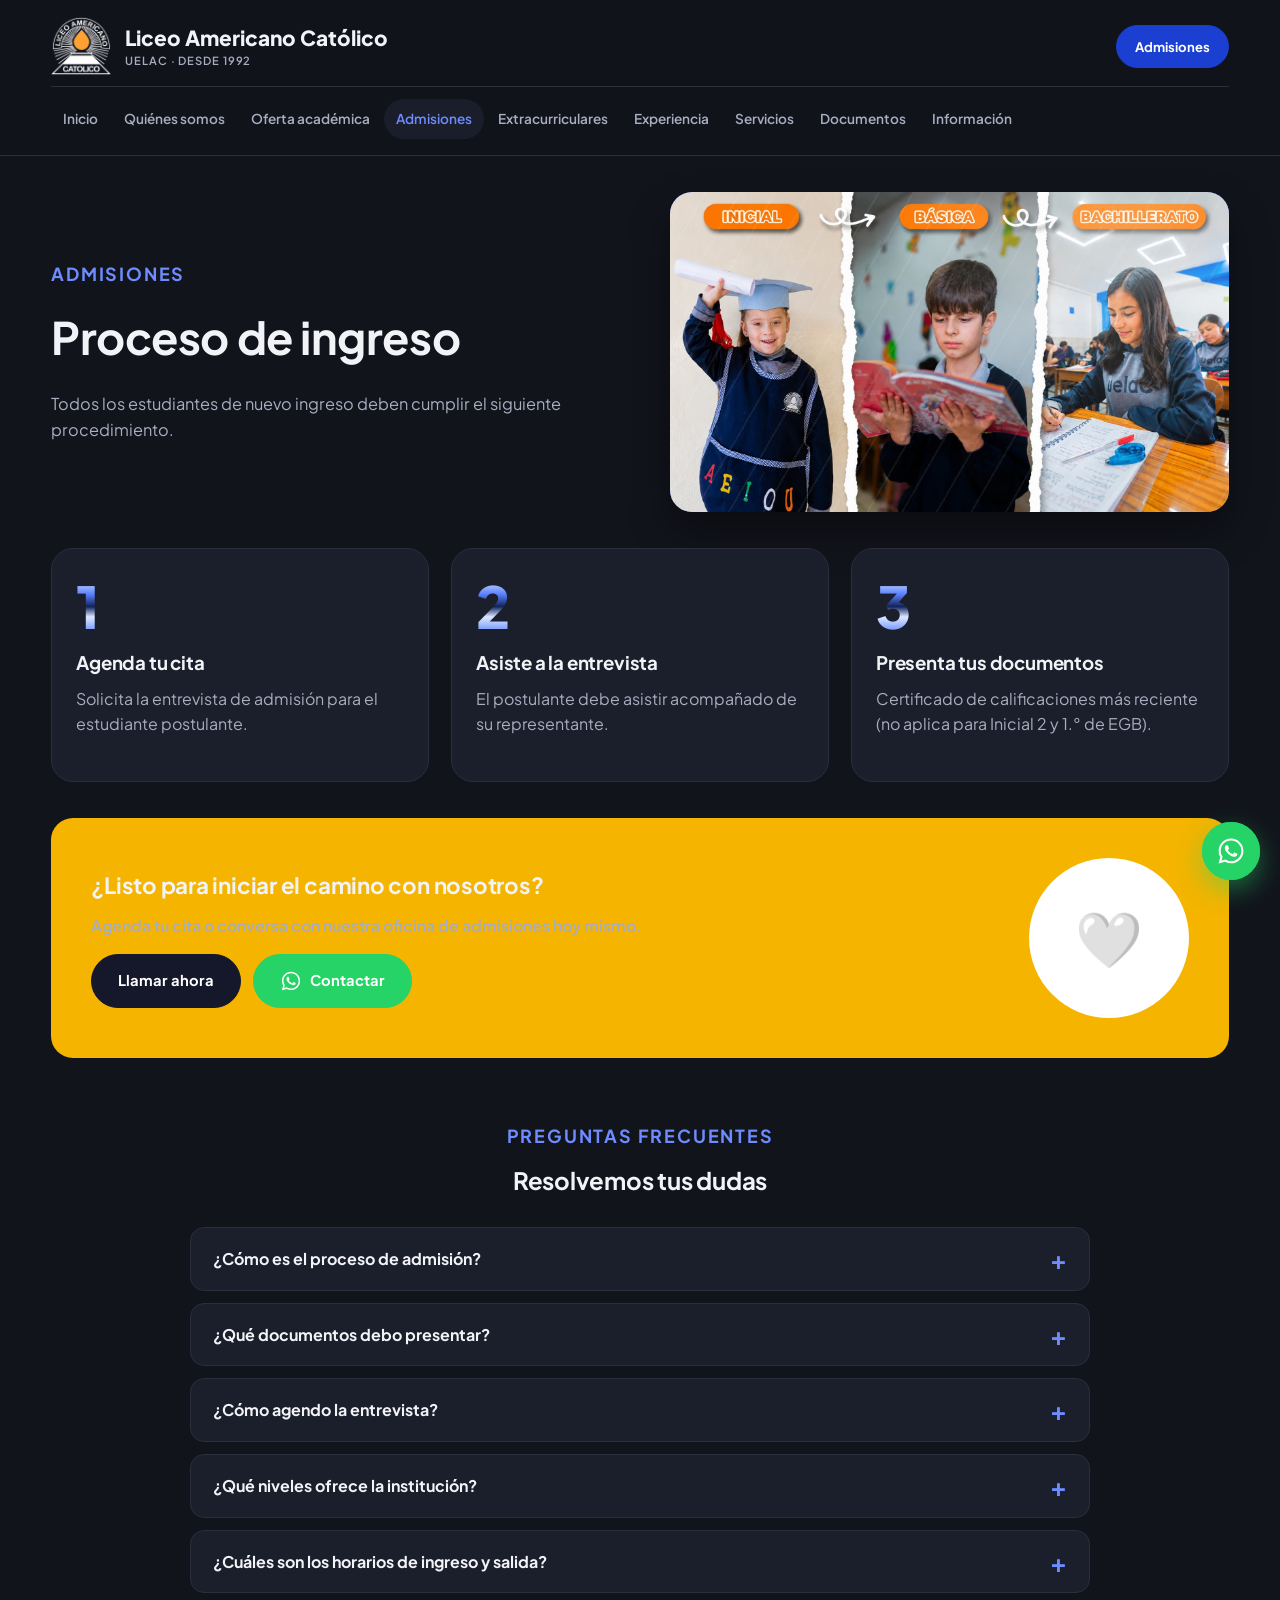
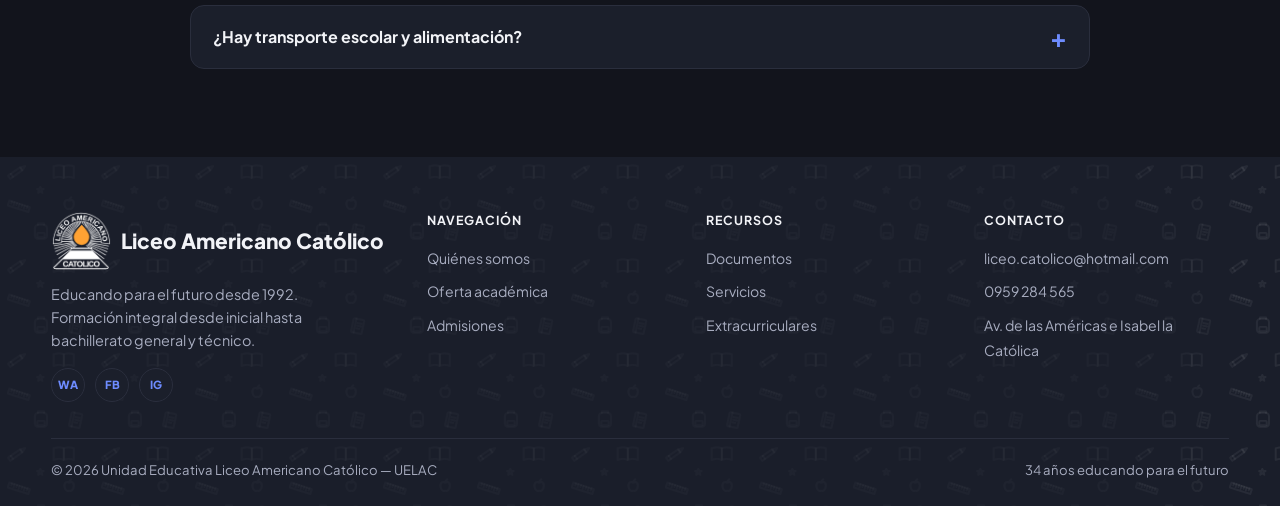
<file: admisiones.html>
<!DOCTYPE html>
<html lang="es">
<head>
<meta charset="UTF-8">
<meta name="viewport" content="width=device-width, initial-scale=1.0">
<title>Admisiones | Liceo Americano Católico — UELAC</title>
<link rel="stylesheet" href="styles.css">
<script>
(function(){
  var hour = new Date().getHours();
  var isNight = hour >= 18 || hour < 6;
  if (isNight) document.documentElement.classList.add('dark-mode');
})();
</script>

<link rel="preconnect" href="https://fonts.googleapis.com">
<link href="https://fonts.googleapis.com/css2?family=Plus+Jakarta+Sans:ital,wght@0,400;0,500;0,600;0,700;0,800;1,600;1,700&display=swap" rel="stylesheet">
</head>
<body>
<header>
  <div class="headbar">
    <div class="head-top">
      <a class="brand" href="index.html">
        <span class="brand-icon"><img width="60" height="60" class="logo-img logo-light" src="images/logo.png" alt="UELAC" onerror="this.replaceWith(Object.assign(document.createElement('span'),{textContent:'L'}))"><img width="60" height="60" class="logo-img logo-dark" src="images/logo-dark.png" alt="UELAC" onerror="this.style.display='none';if(this.previousElementSibling)this.previousElementSibling.style.display='block';"></span>
        <span class="brand-name">Liceo Americano Católico<span>UELAC · Desde 1992</span></span>
      </a>
      <div class="head-actions">
        <a class="btn sm head-cta" href="admisiones.html">Admisiones</a>
        <button class="menu-toggle" id="menuToggle" aria-label="Abrir menú"><span></span></button>
      </div>
    </div>
    <nav class="mainnav" id="mainNav">
      <a href="index.html">Inicio</a>
      <a href="quienes-somos.html">Quiénes somos</a>
      <a href="oferta-academica.html">Oferta académica</a>
      <a href="admisiones.html" class="current">Admisiones</a>
      <a href="extracurriculares.html">Extracurriculares</a>
      <a href="experiencia.html">Experiencia</a>
      <a href="servicios.html">Servicios</a>
      <a href="documentos.html">Documentos</a>
      <a href="informacion.html">Información</a>
    </nav>
  </div>
</header>
<div class="wrap page-hero">
  <div class="page-hero-split">
    <div>
      <span class="eyebrow">Admisiones</span>
      <h1>Proceso de ingreso</h1>
      <p class="lead">Todos los estudiantes de nuevo ingreso deben cumplir el siguiente procedimiento.</p>
    </div>
    <div class="photo-frame photo-frame-compact"><img fetchpriority="high" decoding="async" src="images/admisiones.jpg" alt="Admisiones UELAC" onerror="this.remove()"></div>
  </div>
</div>

<section class="section">
  <div class="wrap">
    <div class="steps">
      <div class="step"><div class="num">1</div><h3>Agenda tu cita</h3><p>Solicita la entrevista de admisión para el estudiante postulante.</p></div>
      <div class="step"><div class="num">2</div><h3>Asiste a la entrevista</h3><p>El postulante debe asistir acompañado de su representante.</p></div>
      <div class="step"><div class="num">3</div><h3>Presenta tus documentos</h3><p>Certificado de calificaciones más reciente (no aplica para Inicial 2 y 1.° de EGB).</p></div>
    </div>
    <div class="cta-band">
      <div>
        <h3>¿Listo para iniciar el camino con nosotros?</h3>
        <p>Agenda tu cita o conversa con nuestra oficina de admisiones hoy mismo.</p>
        <div class="cta-actions">
          <a class="btn dark" href="tel:0959284565">Llamar ahora</a>
          <a class="btn btn-whatsapp" href="https://wa.me/593959284565?text=%F0%9F%91%8B%20Hola%2C%20quiero%20m%C3%A1s%20informaci%C3%B3n%20de%20su%20escuelita%20%F0%9F%8F%AB" target="_blank" rel="noopener">
            <svg width="22" height="22" viewBox="0 0 24 24" fill="currentColor" style="flex-shrink:0"><path d="M12.04 2C6.58 2 2.13 6.45 2.13 11.91c0 1.75.46 3.45 1.32 4.95L2.05 22l5.25-1.38a9.9 9.9 0 0 0 4.74 1.21h.01c5.46 0 9.9-4.45 9.9-9.91C21.96 6.45 17.5 2 12.04 2Zm0 18.15h-.01a8.2 8.2 0 0 1-4.19-1.15l-.3-.18-3.12.82.83-3.04-.2-.31a8.2 8.2 0 0 1-1.26-4.38c0-4.54 3.7-8.24 8.26-8.24 2.2 0 4.27.86 5.83 2.42a8.18 8.18 0 0 1 2.41 5.83c0 4.55-3.7 8.24-8.25 8.24Zm4.52-6.17c-.25-.12-1.46-.72-1.68-.8-.23-.08-.39-.12-.56.13-.16.24-.64.8-.78.96-.14.16-.29.18-.53.06-.25-.12-1.04-.38-1.98-1.22-.73-.65-1.23-1.46-1.37-1.7-.14-.25-.02-.38.11-.5.11-.11.25-.29.37-.43.12-.14.16-.24.24-.4.08-.16.04-.3-.02-.43-.06-.12-.56-1.34-.76-1.84-.2-.48-.41-.42-.56-.42h-.48c-.16 0-.43.06-.65.3-.23.24-.86.84-.86 2.04 0 1.2.88 2.36 1 2.52.12.16 1.73 2.64 4.2 3.7.59.25 1.05.4 1.4.52.59.19 1.13.16 1.55.1.47-.07 1.46-.6 1.67-1.17.2-.58.2-1.07.14-1.17-.06-.1-.22-.16-.47-.28Z"/></svg>
            Contactar
          </a>
        </div>
      </div>
      <div class="cta-icon">
        <span class="cta-icon-fallback">🤍</span>
        <video autoplay loop muted playsinline webkit-playsinline preload="auto" onerror="this.style.display='none'" id="ctaVideo">
          <source src="images/cta-animacion.mp4" type="video/mp4">
        </video>
      </div>
    </div>

    <div class="faq">
      <div class="section-head" style="margin-bottom:28px"><span class="eyebrow">Preguntas frecuentes</span><h2>Resolvemos tus dudas</h2></div>
      <details class="faq-item"><summary>¿Cómo es el proceso de admisión?</summary><div class="faq-body"><p>Son tres pasos: agendar una cita para la entrevista de admisión, asistir a la entrevista (el estudiante postulante debe ir acompañado de su representante) y presentar el certificado de calificaciones más reciente.</p></div></details>
      <details class="faq-item"><summary>¿Qué documentos debo presentar?</summary><div class="faq-body"><p>El certificado de calificaciones más reciente. Este requisito no aplica para estudiantes de Inicial 2 y Primero de Educación General Básica.</p></div></details>
      <details class="faq-item"><summary>¿Cómo agendo la entrevista?</summary><div class="faq-body"><p>Si ya cuentas con los certificados de calificación, puedes llamar o escribir al <strong>0959 284 565</strong> para agendar la entrevista de admisión. <a href="https://wa.me/593959284565?text=%F0%9F%91%8B%20Hola%2C%20quiero%20m%C3%A1s%20informaci%C3%B3n%20de%20su%20escuelita%20%F0%9F%8F%AB" target="_blank" rel="noopener" style="color:var(--blue);font-weight:700">Escribir por WhatsApp</a>.</p></div></details>
      <details class="faq-item"><summary>¿Qué niveles ofrece la institución?</summary><div class="faq-body"><p>Inicial 2 y Primero de básica, Básica elemental (2.° a 4.°), Básica media (5.° a 7.°), Básica superior (8.° a 10.°) y Bachillerato (1.° a 3.° año) en Bachillerato General Unificado y Bachillerato Técnico en Soporte Informático.</p></div></details>
      <details class="faq-item"><summary>¿Cuáles son los horarios de ingreso y salida?</summary><div class="faq-body"><p>Inicial 2 a 7.° de básica: ingreso 7:30 am, salida 12:45 pm.<br>8.° de básica a 3.° de bachillerato: ingreso 7:30 am, salida 1:30 pm.<br>Bachillerato técnico en sistemas: ingreso 7:30 am, salida 2:15 pm.</p></div></details>
      <details class="faq-item"><summary>¿Hay transporte escolar y alimentación?</summary><div class="faq-body"><p>Sí. Contamos con transporte escolar puerta a puerta (la solicitud se descarga en la sección <a href="documentos.html" style="color:var(--blue);font-weight:700">Documentos</a>), servicio de refrigerio para los recesos y servicio de almuerzos.</p></div></details>
    </div>
  </div>
</section>
<footer>
  <div class="wrap">
    <div class="foot-grid">
      <div>
        <div class="foot-brand">
          <span class="brand-icon"><img width="60" height="60" class="logo-img logo-light" src="images/logo.png" alt="UELAC" style="width:100%;height:100%;object-fit:cover;border-radius:9px" onerror="this.replaceWith(Object.assign(document.createElement('span'),{textContent:'L'}))"><img width="60" height="60" class="logo-img logo-dark" src="images/logo-dark.png" alt="UELAC" style="width:100%;height:100%;object-fit:cover;border-radius:9px" onerror="this.style.display='none';if(this.previousElementSibling)this.previousElementSibling.style.display='block';"></span>
          <span class="brand-name">Liceo Americano Católico</span>
        </div>
        <p style="max-width:280px;font-size:.9rem">Educando para el futuro desde 1992. Formación integral desde inicial hasta bachillerato general y técnico.</p>
        <div class="foot-social">
          <a href="https://wa.me/593959284565" target="_blank" rel="noopener">WA</a>
          <a href="https://www.facebook.com/UELAC.Cuenca" target="_blank" rel="noopener" aria-label="Facebook">FB</a>
          <a href="https://www.instagram.com/uelac.cuenca/" target="_blank" rel="noopener" aria-label="Instagram">IG</a>
        </div>
      </div>
      <div>
        <h4>Navegación</h4>
        <ul>
          <li><a href="quienes-somos.html">Quiénes somos</a></li>
          <li><a href="oferta-academica.html">Oferta académica</a></li>
          <li><a href="admisiones.html">Admisiones</a></li>
        </ul>
      </div>
      <div>
        <h4>Recursos</h4>
        <ul>
          <li><a href="documentos.html">Documentos</a></li>
          <li><a href="servicios.html">Servicios</a></li>
          <li><a href="extracurriculares.html">Extracurriculares</a></li>
        </ul>
      </div>
      <div>
        <h4>Contacto</h4>
        <ul>
          <li><a href="mailto:liceo.catolico@hotmail.com">liceo.catolico@hotmail.com</a></li>
          <li><a href="tel:0959284565">0959 284 565</a></li>
          <li><a href="informacion.html">Av. de las Américas e Isabel la Católica</a></li>
        </ul>
      </div>
    </div>
    <div class="foot-bottom">
      <span>© 2026 Unidad Educativa Liceo Americano Católico — UELAC</span>
      <span>34 años educando para el futuro</span>
    </div>
  </div>
</footer>
<script src="script.js"></script>
<script>
(function(){
  var v = document.getElementById('ctaVideo');
  if (!v) return;
  v.muted = true;
  var tryPlay = function(){ var p = v.play(); if (p !== undefined) { p.catch(function(){}); } };
  tryPlay();
  document.addEventListener('touchstart', tryPlay, {once:true});
  document.addEventListener('click', tryPlay, {once:true});
})();
</script>
</body>
</html>
</file>
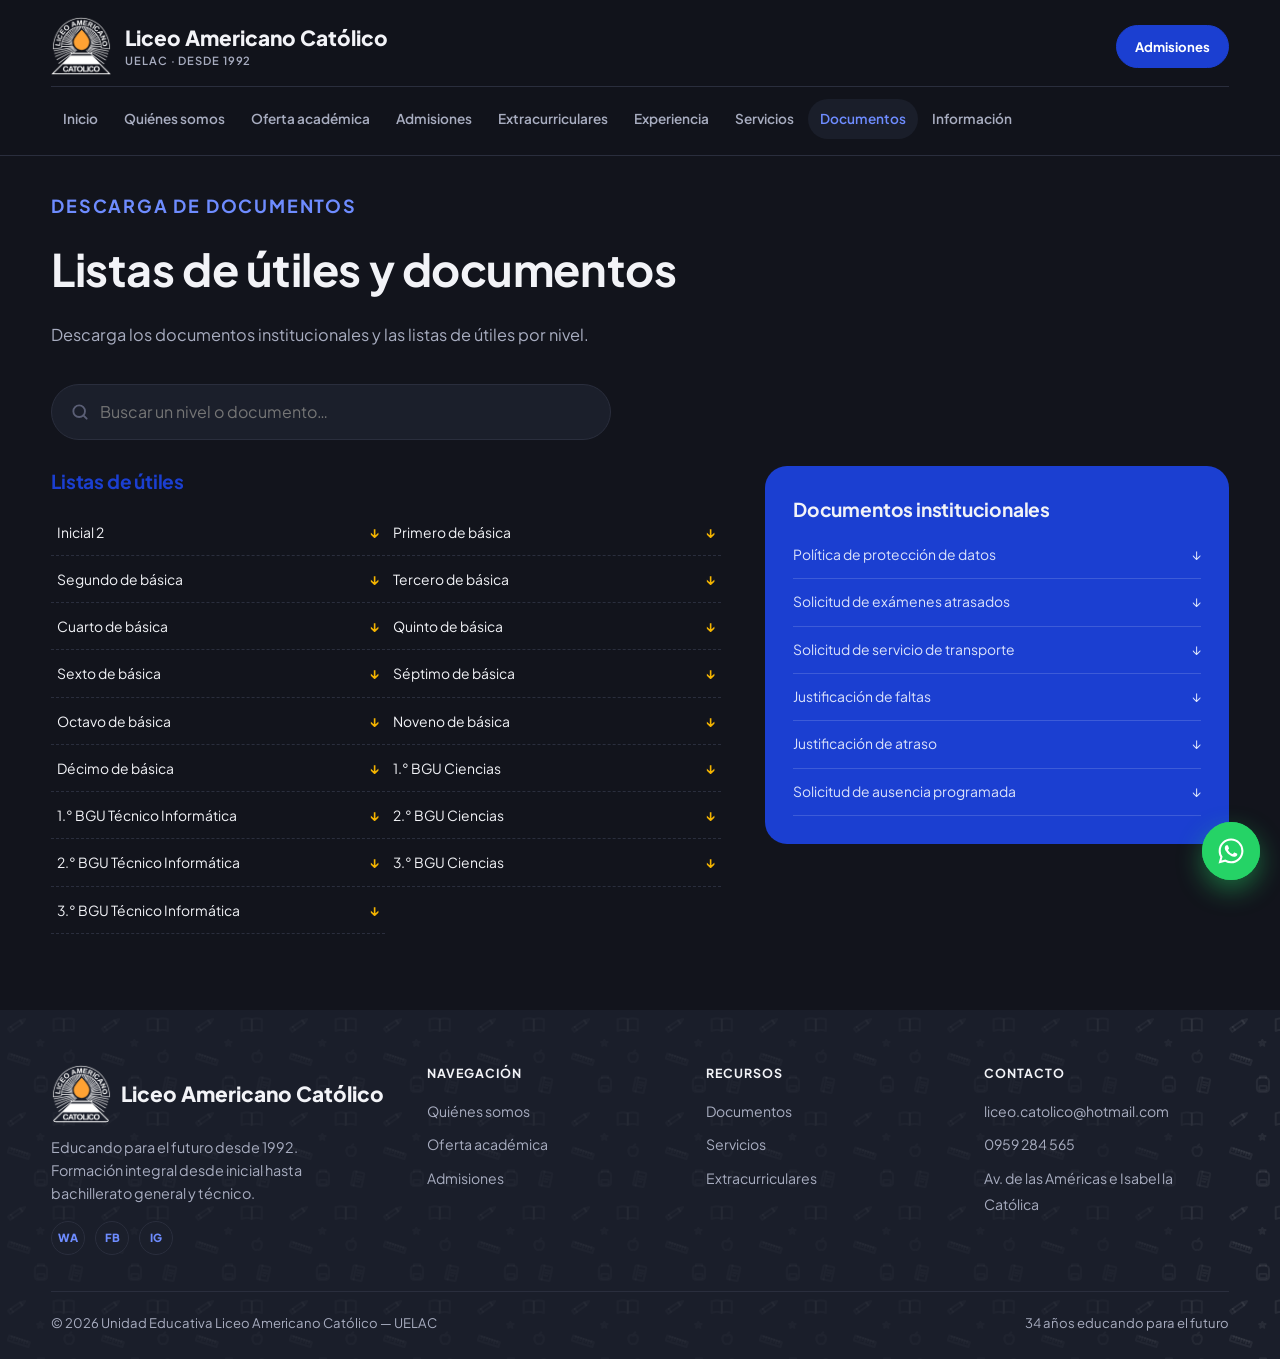
<file: documentos.html>
<!DOCTYPE html>
<html lang="es">
<head>
<meta charset="UTF-8">
<meta name="viewport" content="width=device-width, initial-scale=1.0">
<title>Documentos | Liceo Americano Católico — UELAC</title>
<link rel="stylesheet" href="styles.css">
<script>
(function(){
  var hour = new Date().getHours();
  var isNight = hour >= 18 || hour < 6;
  if (isNight) document.documentElement.classList.add('dark-mode');
})();
</script>

<link rel="preconnect" href="https://fonts.googleapis.com">
<link href="https://fonts.googleapis.com/css2?family=Plus+Jakarta+Sans:ital,wght@0,400;0,500;0,600;0,700;0,800;1,600;1,700&display=swap" rel="stylesheet">
</head>
<body>
<header>
  <div class="headbar">
    <div class="head-top">
      <a class="brand" href="index.html">
        <span class="brand-icon"><img width="60" height="60" class="logo-img logo-light" src="images/logo.png" alt="UELAC" onerror="this.replaceWith(Object.assign(document.createElement('span'),{textContent:'L'}))"><img width="60" height="60" class="logo-img logo-dark" src="images/logo-dark.png" alt="UELAC" onerror="this.style.display='none';if(this.previousElementSibling)this.previousElementSibling.style.display='block';"></span>
        <span class="brand-name">Liceo Americano Católico<span>UELAC · Desde 1992</span></span>
      </a>
      <div class="head-actions">
        <a class="btn sm head-cta" href="admisiones.html">Admisiones</a>
        <button class="menu-toggle" id="menuToggle" aria-label="Abrir menú"><span></span></button>
      </div>
    </div>
    <nav class="mainnav" id="mainNav">
      <a href="index.html">Inicio</a>
      <a href="quienes-somos.html">Quiénes somos</a>
      <a href="oferta-academica.html">Oferta académica</a>
      <a href="admisiones.html">Admisiones</a>
      <a href="extracurriculares.html">Extracurriculares</a>
      <a href="experiencia.html">Experiencia</a>
      <a href="servicios.html">Servicios</a>
      <a href="documentos.html" class="current">Documentos</a>
      <a href="informacion.html">Información</a>
    </nav>
  </div>
</header>
<div class="wrap page-hero">
  <span class="eyebrow">Descarga de documentos</span>
  <h1>Listas de útiles y documentos</h1>
  <p class="lead">Descarga los documentos institucionales y las listas de útiles por nivel.</p>
</div>

<section class="section">
  <div class="wrap">
    <div class="doc-search">
      <input type="search" id="docSearch" placeholder="Buscar un nivel o documento…" aria-label="Buscar documentos">
      <span id="docCount"></span>
    </div>
    <p class="doc-empty" id="docEmpty">No encontramos documentos con ese nombre.</p>
    <div class="doc-cols">
      <div>
        <h3 style="font-size:1.2rem;color:var(--blue);margin-bottom:14px">Listas de útiles</h3>
        <ul class="doc-list">
          <li><a href="docs/inicial-2.pdf" target="_blank" rel="noopener"><span>Inicial 2</span><span class="go">↓</span></a></li>
          <li><a href="docs/primero-basica.pdf" target="_blank" rel="noopener"><span>Primero de básica</span><span class="go">↓</span></a></li>
          <li><a href="docs/segundo-basica.pdf" target="_blank" rel="noopener"><span>Segundo de básica</span><span class="go">↓</span></a></li>
          <li><a href="docs/tercero-basica.pdf" target="_blank" rel="noopener"><span>Tercero de básica</span><span class="go">↓</span></a></li>
          <li><a href="docs/cuarto-basica.pdf" target="_blank" rel="noopener"><span>Cuarto de básica</span><span class="go">↓</span></a></li>
          <li><a href="docs/quinto-basica.pdf" target="_blank" rel="noopener"><span>Quinto de básica</span><span class="go">↓</span></a></li>
          <li><a href="docs/sexto-basica.pdf" target="_blank" rel="noopener"><span>Sexto de básica</span><span class="go">↓</span></a></li>
          <li><a href="docs/septimo-basica.pdf" target="_blank" rel="noopener"><span>Séptimo de básica</span><span class="go">↓</span></a></li>
          <li><a href="docs/octavo-basica.pdf" target="_blank" rel="noopener"><span>Octavo de básica</span><span class="go">↓</span></a></li>
          <li><a href="docs/noveno-basica.pdf" target="_blank" rel="noopener"><span>Noveno de básica</span><span class="go">↓</span></a></li>
          <li><a href="docs/decimo-basica.pdf" target="_blank" rel="noopener"><span>Décimo de básica</span><span class="go">↓</span></a></li>
          <li><a href="docs/primero-bgu-ciencias.pdf" target="_blank" rel="noopener"><span>1.° BGU Ciencias</span><span class="go">↓</span></a></li>
          <li><a href="docs/primero-bgu-tecnico.pdf" target="_blank" rel="noopener"><span>1.° BGU Técnico Informática</span><span class="go">↓</span></a></li>
          <li><a href="docs/segundo-bgu-ciencias.pdf" target="_blank" rel="noopener"><span>2.° BGU Ciencias</span><span class="go">↓</span></a></li>
          <li><a href="docs/segundo-bgu-tecnico.pdf" target="_blank" rel="noopener"><span>2.° BGU Técnico Informática</span><span class="go">↓</span></a></li>
          <li><a href="docs/tercero-bgu-ciencias.pdf" target="_blank" rel="noopener"><span>3.° BGU Ciencias</span><span class="go">↓</span></a></li>
          <li><a href="docs/tercero-bgu-tecnico.pdf" target="_blank" rel="noopener"><span>3.° BGU Técnico Informática</span><span class="go">↓</span></a></li>
        </ul>
      </div>
      <div class="doc-side">
        <h3>Documentos institucionales</h3>
        <ul>
          <li><a href="docs/politica-datos.pdf" target="_blank" rel="noopener"><span>Política de protección de datos</span><span>↓</span></a></li>
          <li><a href="docs/solicitud-examenes.pdf" target="_blank" rel="noopener"><span>Solicitud de exámenes atrasados</span><span>↓</span></a></li>
          <li><a href="docs/solicitud-transporte.pdf" target="_blank" rel="noopener"><span>Solicitud de servicio de transporte</span><span>↓</span></a></li>
          <li><a href="docs/justificacion-faltas.pdf" target="_blank" rel="noopener"><span>Justificación de faltas</span><span>↓</span></a></li>
          <li><a href="docs/justificacion-atraso.pdf" target="_blank" rel="noopener"><span>Justificación de atraso</span><span>↓</span></a></li>
          <li><a href="docs/solicitud-ausencia.pdf" target="_blank" rel="noopener"><span>Solicitud de ausencia programada</span><span>↓</span></a></li>
        </ul>
      </div>
    </div>
  </div>
</section>
<footer>
  <div class="wrap">
    <div class="foot-grid">
      <div>
        <div class="foot-brand">
          <span class="brand-icon"><img width="60" height="60" class="logo-img logo-light" src="images/logo.png" alt="UELAC" style="width:100%;height:100%;object-fit:cover;border-radius:9px" onerror="this.replaceWith(Object.assign(document.createElement('span'),{textContent:'L'}))"><img width="60" height="60" class="logo-img logo-dark" src="images/logo-dark.png" alt="UELAC" style="width:100%;height:100%;object-fit:cover;border-radius:9px" onerror="this.style.display='none';if(this.previousElementSibling)this.previousElementSibling.style.display='block';"></span>
          <span class="brand-name">Liceo Americano Católico</span>
        </div>
        <p style="max-width:280px;font-size:.9rem">Educando para el futuro desde 1992. Formación integral desde inicial hasta bachillerato general y técnico.</p>
        <div class="foot-social">
          <a href="https://wa.me/593959284565" target="_blank" rel="noopener">WA</a>
          <a href="https://www.facebook.com/UELAC.Cuenca" target="_blank" rel="noopener" aria-label="Facebook">FB</a>
          <a href="https://www.instagram.com/uelac.cuenca/" target="_blank" rel="noopener" aria-label="Instagram">IG</a>
        </div>
      </div>
      <div>
        <h4>Navegación</h4>
        <ul>
          <li><a href="quienes-somos.html">Quiénes somos</a></li>
          <li><a href="oferta-academica.html">Oferta académica</a></li>
          <li><a href="admisiones.html">Admisiones</a></li>
        </ul>
      </div>
      <div>
        <h4>Recursos</h4>
        <ul>
          <li><a href="documentos.html">Documentos</a></li>
          <li><a href="servicios.html">Servicios</a></li>
          <li><a href="extracurriculares.html">Extracurriculares</a></li>
        </ul>
      </div>
      <div>
        <h4>Contacto</h4>
        <ul>
          <li><a href="mailto:liceo.catolico@hotmail.com">liceo.catolico@hotmail.com</a></li>
          <li><a href="tel:0959284565">0959 284 565</a></li>
          <li><a href="informacion.html">Av. de las Américas e Isabel la Católica</a></li>
        </ul>
      </div>
    </div>
    <div class="foot-bottom">
      <span>© 2026 Unidad Educativa Liceo Americano Católico — UELAC</span>
      <span>34 años educando para el futuro</span>
    </div>
  </div>
</footer>
<script src="script.js"></script>
</body>
</html>
</file>
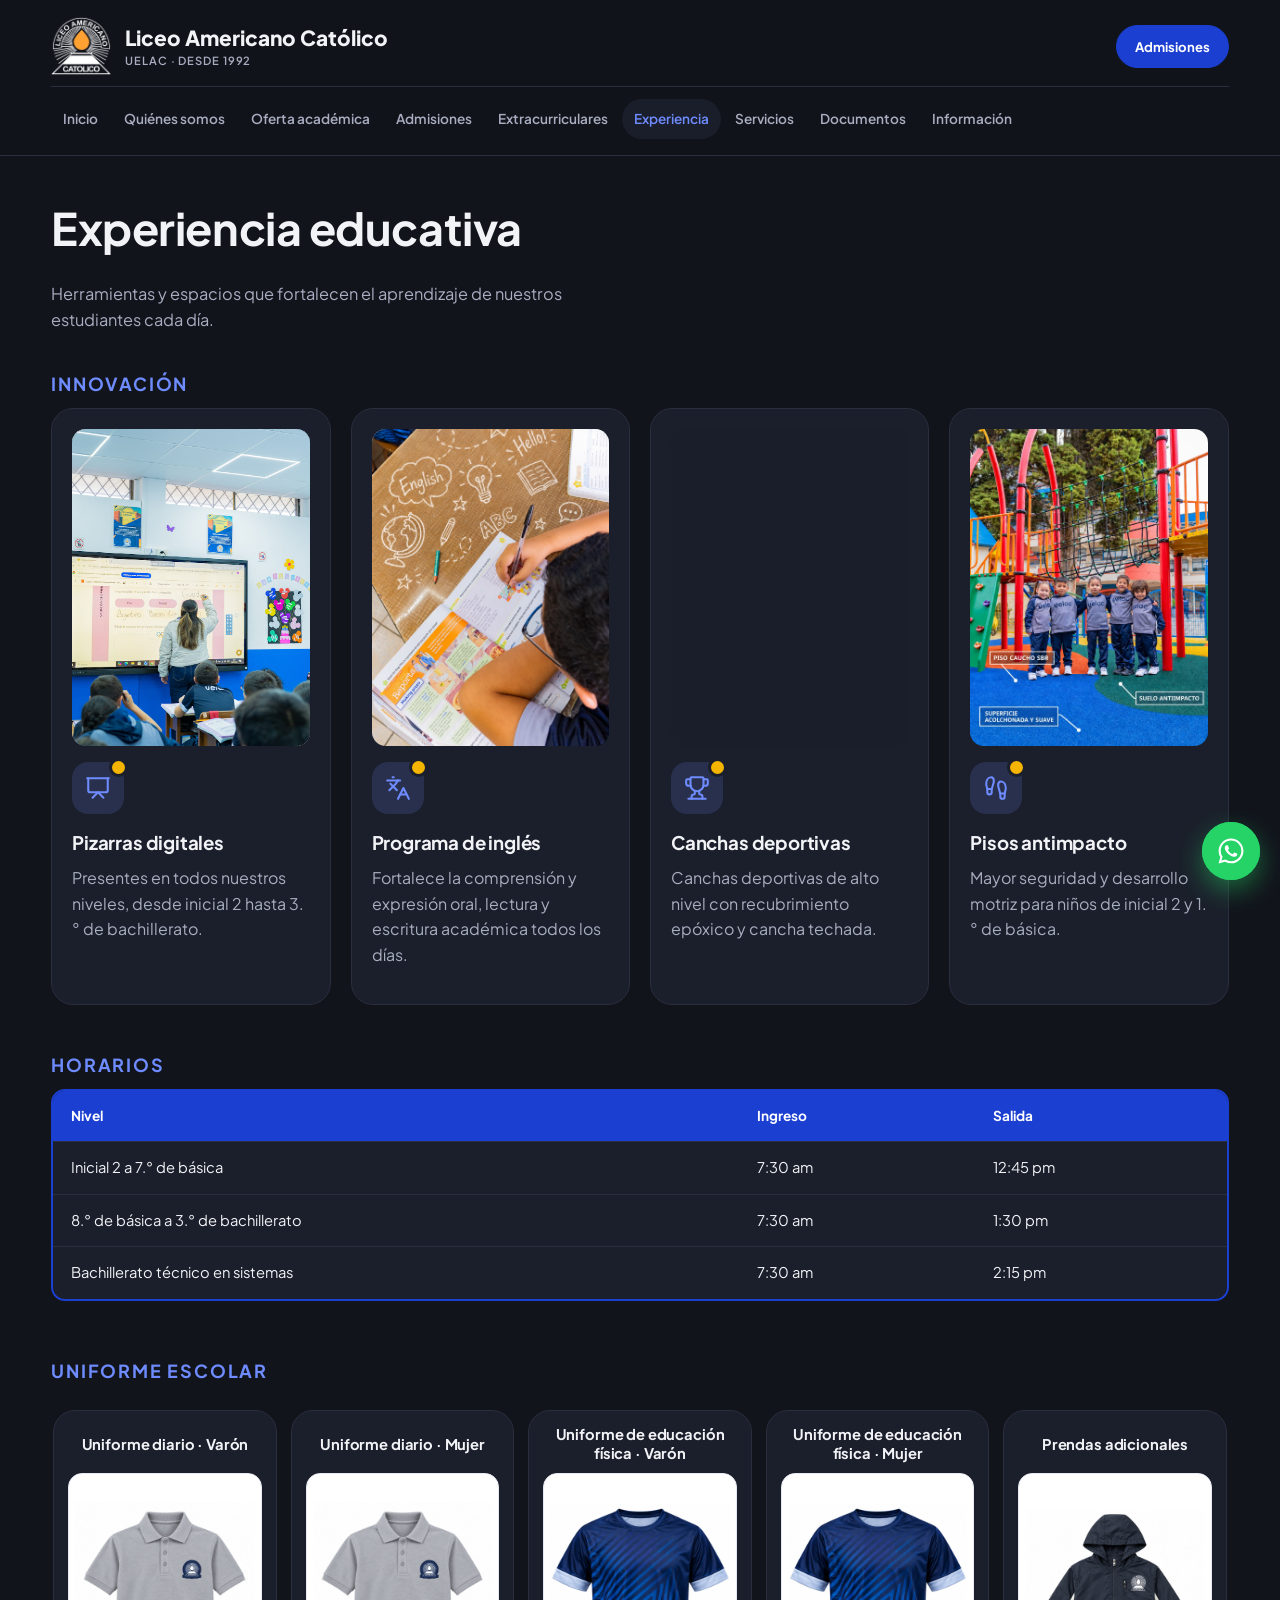
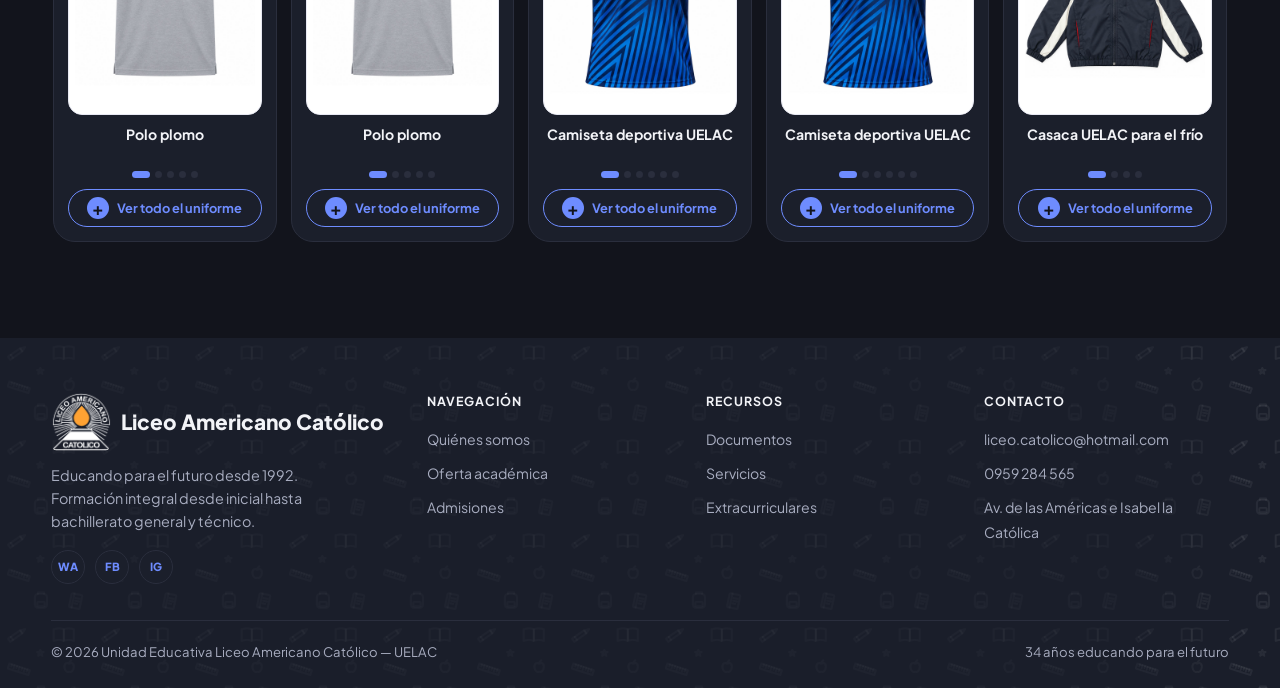
<file: experiencia.html>
<!DOCTYPE html>
<html lang="es">
<head>
<meta charset="UTF-8">
<meta name="viewport" content="width=device-width, initial-scale=1.0">
<title>Experiencia educativa | Liceo Americano Católico — UELAC</title>
<link rel="stylesheet" href="styles.css">
<script>
(function(){
  var hour = new Date().getHours();
  var isNight = hour >= 18 || hour < 6;
  if (isNight) document.documentElement.classList.add('dark-mode');
})();
</script>

<link rel="preconnect" href="https://fonts.googleapis.com">
<link href="https://fonts.googleapis.com/css2?family=Plus+Jakarta+Sans:ital,wght@0,400;0,500;0,600;0,700;0,800;1,600;1,700&display=swap" rel="stylesheet">
</head>
<body>
<header>
  <div class="headbar">
    <div class="head-top">
      <a class="brand" href="index.html">
        <span class="brand-icon"><img width="60" height="60" class="logo-img logo-light" src="images/logo.png" alt="UELAC" onerror="this.replaceWith(Object.assign(document.createElement('span'),{textContent:'L'}))"><img width="60" height="60" class="logo-img logo-dark" src="images/logo-dark.png" alt="UELAC" onerror="this.style.display='none';if(this.previousElementSibling)this.previousElementSibling.style.display='block';"></span>
        <span class="brand-name">Liceo Americano Católico<span>UELAC · Desde 1992</span></span>
      </a>
      <div class="head-actions">
        <a class="btn sm head-cta" href="admisiones.html">Admisiones</a>
        <button class="menu-toggle" id="menuToggle" aria-label="Abrir menú"><span></span></button>
      </div>
    </div>
    <nav class="mainnav" id="mainNav">
      <a href="index.html">Inicio</a>
      <a href="quienes-somos.html">Quiénes somos</a>
      <a href="oferta-academica.html">Oferta académica</a>
      <a href="admisiones.html">Admisiones</a>
      <a href="extracurriculares.html">Extracurriculares</a>
      <a href="experiencia.html" class="current">Experiencia</a>
      <a href="servicios.html">Servicios</a>
      <a href="documentos.html">Documentos</a>
      <a href="informacion.html">Información</a>
    </nav>
  </div>
</header>
<div class="wrap page-hero">
  <h1>Experiencia educativa</h1>
  <p class="lead">Herramientas y espacios que fortalecen el aprendizaje de nuestros estudiantes cada día.</p>
</div>

<section class="section">
  <div class="wrap">
    <span class="eyebrow">Innovación</span>
    <div class="feat-grid">
      <div class="feat">
        <div class="feat-photo" data-topic="pizarras-digitales">
          <img class="feat-media" loading="lazy" decoding="async" src="images/pizarras-digitales/innovacion-pizarras-1.jpg" alt="Pizarras digitales" onerror="this.remove()">
          <img class="feat-media" loading="lazy" decoding="async" src="images/pizarras-digitales/innovacion-pizarras-2.jpg" alt="Pizarras digitales" onerror="this.remove()">
          <img class="feat-media" loading="lazy" decoding="async" src="images/pizarras-digitales/innovacion-pizarras-3.jpg" alt="Pizarras digitales" onerror="this.remove()">
          <img class="feat-media" loading="lazy" decoding="async" src="images/pizarras-digitales/innovacion-pizarras-4.jpg" alt="Pizarras digitales" onerror="this.remove()">
          <img class="feat-media" loading="lazy" decoding="async" src="images/pizarras-digitales/innovacion-pizarras-5.jpg" alt="Pizarras digitales" onerror="this.remove()">
        </div>
        <div class="feat-body">
        <div class="mark"><svg class="ico" viewBox="0 0 24 24" aria-hidden="true"><path d="M2 3h20" /><path d="M21 3v11a2 2 0 0 1-2 2H5a2 2 0 0 1-2-2V3" /><path d="m7 21 5-5 5 5" /></svg></div>
        <h3>Pizarras digitales</h3>
        <p>Presentes en todos nuestros niveles, desde inicial 2 hasta 3.° de bachillerato.</p>
        </div>
      </div>
      <div class="feat">
        <div class="feat-photo" data-topic="programa-ingles">
          <img class="feat-media" loading="lazy" decoding="async" src="images/programa-ingles/innovacion-ingles-1.jpg" alt="Programa de inglés" onerror="this.remove()">
          <img class="feat-media" loading="lazy" decoding="async" src="images/programa-ingles/innovacion-ingles-2.jpg" alt="Programa de inglés" onerror="this.remove()">
        </div>
        <div class="feat-body">
        <div class="mark"><svg class="ico" viewBox="0 0 24 24" aria-hidden="true"><path d="m5 8 6 6" /><path d="m4 14 6-6 2-3" /><path d="M2 5h12" /><path d="M7 2h1" /><path d="m22 22-5-10-5 10" /><path d="M14 18h6" /></svg></div>
        <h3>Programa de inglés</h3>
        <p>Fortalece la comprensión y expresión oral, lectura y escritura académica todos los días.</p>
        </div>
      </div>
      <div class="feat">
        <div class="feat-photo" data-topic="canchas-deportivas">
          <video class="feat-media" autoplay loop muted playsinline webkit-playsinline preload="auto"><source src="images/canchas-deportivas/Innovacion-Canchas-1.mp4" type="video/mp4" onerror="this.parentNode.remove()"></video>
          <video class="feat-media" autoplay loop muted playsinline webkit-playsinline preload="auto"><source src="images/canchas-deportivas/Innovacion-Canchas-2.mp4" type="video/mp4" onerror="this.parentNode.remove()"></video>
        </div>
        <div class="feat-body">
        <div class="mark"><svg class="ico" viewBox="0 0 24 24" aria-hidden="true"><path d="M10 14.66V17a1 1 0 0 1-1 1 2 2 0 0 0-2 2v2" /><path d="M14 14.66V17a1 1 0 0 0 1 1 2 2 0 0 1 2 2v2" /><path d="M17.916 10H19.5A2.5 2.5 0 0 0 22 7.5V5a1 1 0 0 0-1-1h-3" /><path d="M4 22h16" /><path d="M6 9a6 6 0 0 0 12 0V3a1 1 0 0 0-1-1H7a1 1 0 0 0-1 1z" /><path d="M6.084 10H4.5A2.5 2.5 0 0 1 2 7.5V5a1 1 0 0 1 1-1h3" /></svg></div>
        <h3>Canchas deportivas</h3>
        <p>Canchas deportivas de alto nivel con recubrimiento epóxico y cancha techada.</p>
        </div>
      </div>
      <div class="feat">
        <div class="feat-photo" data-topic="pisos-antiimpacto">
          <video class="feat-media" autoplay loop muted playsinline webkit-playsinline preload="auto"><source src="images/pisos-antiimpacto/Innovacion-Pisos-1.mp4" type="video/mp4" onerror="this.parentNode.remove()"></video>
          <img class="feat-media" loading="lazy" decoding="async" src="images/pisos-antiimpacto/innovacion-pisos-2.jpg" alt="Pisos antiimpacto" onerror="this.remove()">
        </div>
        <div class="feat-body">
        <div class="mark"><svg class="ico" viewBox="0 0 24 24" aria-hidden="true"><path d="M4 16v-2.38C4 11.5 2.97 10.5 3 8c.03-2.72 1.49-6 4.5-6C9.37 2 10 3.8 10 5.5c0 3.11-2 5.66-2 8.68V16a2 2 0 1 1-4 0Z" /><path d="M20 20v-2.38c0-2.12 1.03-3.12 1-5.62-.03-2.72-1.49-6-4.5-6C14.63 6 14 7.8 14 9.5c0 3.11 2 5.66 2 8.68V20a2 2 0 1 0 4 0Z" /><path d="M16 17h4" /><path d="M4 13h4" /></svg></div>
        <h3>Pisos antimpacto</h3>
        <p>Mayor seguridad y desarrollo motriz para niños de inicial 2 y 1.° de básica.</p>
        </div>
      </div>
    </div>

    <span class="eyebrow">Horarios</span>
    <div class="horario-wrap">
    <table class="horario-table">
      <tr><th>Nivel</th><th>Ingreso</th><th>Salida</th></tr>
      <tr><td>Inicial 2 a 7.° de básica</td><td>7:30 am</td><td>12:45 pm</td></tr>
      <tr><td>8.° de básica a 3.° de bachillerato</td><td>7:30 am</td><td>1:30 pm</td></tr>
      <tr><td>Bachillerato técnico en sistemas</td><td>7:30 am</td><td>2:15 pm</td></tr>
    </table>
    </div>

    <span class="eyebrow" style="margin-top:56px;display:block">Uniforme escolar</span>
    <div class="uf-grid">
      <article class="uf-card">
        <h3>Uniforme diario · Varón</h3>
        <div class="uf-photo">
          <img class="active" decoding="async" data-src="images/uniformes/polo-plomo.jpg" data-name="Polo plomo" alt="Polo plomo">
          <img class="" decoding="async" data-src="images/uniformes/chompa-azul.jpg" data-name="Chompa de tela azul" alt="Chompa de tela azul">
          <img class="" decoding="async" data-src="images/uniformes/pantalon-plomo.jpg" data-name="Pantalón de tela plomo" alt="Pantalón de tela plomo">
          <img class="" decoding="async" data-src="images/uniformes/medias-azules-varon.jpg" data-name="Medias azules" alt="Medias azules">
          <img class="" decoding="async" data-src="images/uniformes/zapato-varon.jpg" data-name="Zapato escolar de cuero" alt="Zapato escolar de cuero">
        </div>
        <p class="uf-caption" aria-live="polite">Polo plomo</p>
        <div class="uf-dots"><button type="button" aria-label="Ver Polo plomo" class="on"></button><button type="button" aria-label="Ver Chompa de tela azul"></button><button type="button" aria-label="Ver Pantalón de tela plomo"></button><button type="button" aria-label="Ver Medias azules"></button><button type="button" aria-label="Ver Zapato escolar de cuero"></button></div>
        <button type="button" class="uf-toggle" aria-expanded="false" aria-controls="uf-panel-0"><span class="plus">+</span><span class="lbl">Ver todo el uniforme</span></button>
      </article>
      <article class="uf-card">
        <h3>Uniforme diario · Mujer</h3>
        <div class="uf-photo">
          <img class="active" decoding="async" data-src="images/uniformes/polo-plomo.jpg" data-name="Polo plomo" alt="Polo plomo">
          <img class="" decoding="async" data-src="images/uniformes/chompa-azul.jpg" data-name="Chompa de tela azul" alt="Chompa de tela azul">
          <img class="" decoding="async" data-src="images/uniformes/falda-plisada.jpg" data-name="Falda plisada" alt="Falda plisada">
          <img class="" decoding="async" data-src="images/uniformes/media-pantalon-mujer.jpg" data-name="Media pantalón azul" alt="Media pantalón azul">
          <img class="" decoding="async" data-src="images/uniformes/zapato-mujer.jpg" data-name="Zapato escolar de cuero con correa" alt="Zapato escolar de cuero con correa">
        </div>
        <p class="uf-caption" aria-live="polite">Polo plomo</p>
        <div class="uf-dots"><button type="button" aria-label="Ver Polo plomo" class="on"></button><button type="button" aria-label="Ver Chompa de tela azul"></button><button type="button" aria-label="Ver Falda plisada"></button><button type="button" aria-label="Ver Media pantalón azul"></button><button type="button" aria-label="Ver Zapato escolar de cuero con correa"></button></div>
        <button type="button" class="uf-toggle" aria-expanded="false" aria-controls="uf-panel-1"><span class="plus">+</span><span class="lbl">Ver todo el uniforme</span></button>
      </article>
      <article class="uf-card">
        <h3>Uniforme de educación física · Varón</h3>
        <div class="uf-photo">
          <img class="active" decoding="async" data-src="images/uniformes/camiseta-deportiva.jpg" data-name="Camiseta deportiva UELAC" alt="Camiseta deportiva UELAC">
          <img class="" decoding="async" data-src="images/uniformes/chompa-deportiva.jpg" data-name="Chompa deportiva" alt="Chompa deportiva">
          <img class="" decoding="async" data-src="images/uniformes/pantaloneta-deportiva.jpg" data-name="Pantaloneta deportiva" alt="Pantaloneta deportiva">
          <img class="" decoding="async" data-src="images/uniformes/pantalon-deportivo.jpg" data-name="Pantalón deportivo" alt="Pantalón deportivo">
          <img class="" decoding="async" data-src="images/uniformes/medias-deportivas.jpg" data-name="Medias deportivas" alt="Medias deportivas">
          <img class="" decoding="async" data-src="images/uniformes/zapatos-deportivos.jpg" data-name="Zapatos deportivos (blancos, negros o plomos)" alt="Zapatos deportivos (blancos, negros o plomos)">
        </div>
        <p class="uf-caption" aria-live="polite">Camiseta deportiva UELAC</p>
        <div class="uf-dots"><button type="button" aria-label="Ver Camiseta deportiva UELAC" class="on"></button><button type="button" aria-label="Ver Chompa deportiva"></button><button type="button" aria-label="Ver Pantaloneta deportiva"></button><button type="button" aria-label="Ver Pantalón deportivo"></button><button type="button" aria-label="Ver Medias deportivas"></button><button type="button" aria-label="Ver Zapatos deportivos (blancos, negros o plomos)"></button></div>
        <button type="button" class="uf-toggle" aria-expanded="false" aria-controls="uf-panel-2"><span class="plus">+</span><span class="lbl">Ver todo el uniforme</span></button>
      </article>
      <article class="uf-card">
        <h3>Uniforme de educación física · Mujer</h3>
        <div class="uf-photo">
          <img class="active" decoding="async" data-src="images/uniformes/camiseta-deportiva.jpg" data-name="Camiseta deportiva UELAC" alt="Camiseta deportiva UELAC">
          <img class="" decoding="async" data-src="images/uniformes/chompa-deportiva.jpg" data-name="Chompa deportiva" alt="Chompa deportiva">
          <img class="" decoding="async" data-src="images/uniformes/falda-short.jpg" data-name="Falda short" alt="Falda short">
          <img class="" decoding="async" data-src="images/uniformes/pantalon-deportivo.jpg" data-name="Pantalón deportivo" alt="Pantalón deportivo">
          <img class="" decoding="async" data-src="images/uniformes/medias-deportivas.jpg" data-name="Medias deportivas" alt="Medias deportivas">
          <img class="" decoding="async" data-src="images/uniformes/zapatos-deportivos.jpg" data-name="Zapatos deportivos (blancos, negros o plomos)" alt="Zapatos deportivos (blancos, negros o plomos)">
        </div>
        <p class="uf-caption" aria-live="polite">Camiseta deportiva UELAC</p>
        <div class="uf-dots"><button type="button" aria-label="Ver Camiseta deportiva UELAC" class="on"></button><button type="button" aria-label="Ver Chompa deportiva"></button><button type="button" aria-label="Ver Falda short"></button><button type="button" aria-label="Ver Pantalón deportivo"></button><button type="button" aria-label="Ver Medias deportivas"></button><button type="button" aria-label="Ver Zapatos deportivos (blancos, negros o plomos)"></button></div>
        <button type="button" class="uf-toggle" aria-expanded="false" aria-controls="uf-panel-3"><span class="plus">+</span><span class="lbl">Ver todo el uniforme</span></button>
      </article>
      <article class="uf-card">
        <h3>Prendas adicionales</h3>
        <div class="uf-photo">
          <img class="active" decoding="async" data-src="images/uniformes/casaca-uelac.jpg" data-name="Casaca UELAC para el frío" alt="Casaca UELAC para el frío">
          <img class="" decoding="async" data-src="images/uniformes/gorra-uelac.jpg" data-name="Gorra UELAC" alt="Gorra UELAC">
          <img class="" decoding="async" data-src="images/uniformes/buso-gris.jpg" data-name="Buso gris para el frío" alt="Buso gris para el frío">
          <img class="" decoding="async" data-src="images/uniformes/mandil-nino.jpg" data-name="Mandil niños" alt="Mandil niños">
        </div>
        <p class="uf-caption" aria-live="polite">Casaca UELAC para el frío</p>
        <div class="uf-dots"><button type="button" aria-label="Ver Casaca UELAC para el frío" class="on"></button><button type="button" aria-label="Ver Gorra UELAC"></button><button type="button" aria-label="Ver Buso gris para el frío"></button><button type="button" aria-label="Ver Mandil niños"></button></div>
        <button type="button" class="uf-toggle" aria-expanded="false" aria-controls="uf-panel-4"><span class="plus">+</span><span class="lbl">Ver todo el uniforme</span></button>
      </article>
    </div>
    <div class="uf-panels">
      <div class="uf-panel" id="uf-panel-0" hidden>
        <h4>Uniforme diario · Varón</h4>
        <div class="uf-items">
          <figure><div class="thumb"><img loading="lazy" decoding="async" src="images/uniformes/polo-plomo.jpg" alt="Polo plomo" onerror="this.classList.add('missing')"></div><figcaption>Polo plomo</figcaption></figure>
          <figure><div class="thumb"><img loading="lazy" decoding="async" src="images/uniformes/chompa-azul.jpg" alt="Chompa de tela azul" onerror="this.classList.add('missing')"></div><figcaption>Chompa de tela azul</figcaption></figure>
          <figure><div class="thumb"><img loading="lazy" decoding="async" src="images/uniformes/pantalon-plomo.jpg" alt="Pantalón de tela plomo" onerror="this.classList.add('missing')"></div><figcaption>Pantalón de tela plomo</figcaption></figure>
          <figure><div class="thumb"><img loading="lazy" decoding="async" src="images/uniformes/medias-azules-varon.jpg" alt="Medias azules" onerror="this.classList.add('missing')"></div><figcaption>Medias azules</figcaption></figure>
          <figure><div class="thumb"><img loading="lazy" decoding="async" src="images/uniformes/zapato-varon.jpg" alt="Zapato escolar de cuero" onerror="this.classList.add('missing')"></div><figcaption>Zapato escolar de cuero</figcaption></figure>
        </div>
      </div>
      <div class="uf-panel" id="uf-panel-1" hidden>
        <h4>Uniforme diario · Mujer</h4>
        <div class="uf-items">
          <figure><div class="thumb"><img loading="lazy" decoding="async" src="images/uniformes/polo-plomo.jpg" alt="Polo plomo" onerror="this.classList.add('missing')"></div><figcaption>Polo plomo</figcaption></figure>
          <figure><div class="thumb"><img loading="lazy" decoding="async" src="images/uniformes/chompa-azul.jpg" alt="Chompa de tela azul" onerror="this.classList.add('missing')"></div><figcaption>Chompa de tela azul</figcaption></figure>
          <figure><div class="thumb"><img loading="lazy" decoding="async" src="images/uniformes/falda-plisada.jpg" alt="Falda plisada" onerror="this.classList.add('missing')"></div><figcaption>Falda plisada</figcaption></figure>
          <figure><div class="thumb"><img loading="lazy" decoding="async" src="images/uniformes/media-pantalon-mujer.jpg" alt="Media pantalón azul" onerror="this.classList.add('missing')"></div><figcaption>Media pantalón azul</figcaption></figure>
          <figure><div class="thumb"><img loading="lazy" decoding="async" src="images/uniformes/zapato-mujer.jpg" alt="Zapato escolar de cuero con correa" onerror="this.classList.add('missing')"></div><figcaption>Zapato escolar de cuero con correa</figcaption></figure>
        </div>
      </div>
      <div class="uf-panel" id="uf-panel-2" hidden>
        <h4>Uniforme de educación física · Varón</h4>
        <div class="uf-items">
          <figure><div class="thumb"><img loading="lazy" decoding="async" src="images/uniformes/camiseta-deportiva.jpg" alt="Camiseta deportiva UELAC" onerror="this.classList.add('missing')"></div><figcaption>Camiseta deportiva UELAC</figcaption></figure>
          <figure><div class="thumb"><img loading="lazy" decoding="async" src="images/uniformes/chompa-deportiva.jpg" alt="Chompa deportiva" onerror="this.classList.add('missing')"></div><figcaption>Chompa deportiva</figcaption></figure>
          <figure><div class="thumb"><img loading="lazy" decoding="async" src="images/uniformes/pantaloneta-deportiva.jpg" alt="Pantaloneta deportiva" onerror="this.classList.add('missing')"></div><figcaption>Pantaloneta deportiva</figcaption></figure>
          <figure><div class="thumb"><img loading="lazy" decoding="async" src="images/uniformes/pantalon-deportivo.jpg" alt="Pantalón deportivo" onerror="this.classList.add('missing')"></div><figcaption>Pantalón deportivo</figcaption></figure>
          <figure><div class="thumb"><img loading="lazy" decoding="async" src="images/uniformes/medias-deportivas.jpg" alt="Medias deportivas" onerror="this.classList.add('missing')"></div><figcaption>Medias deportivas</figcaption></figure>
          <figure><div class="thumb"><img loading="lazy" decoding="async" src="images/uniformes/zapatos-deportivos.jpg" alt="Zapatos deportivos (blancos, negros o plomos)" onerror="this.classList.add('missing')"></div><figcaption>Zapatos deportivos (blancos, negros o plomos)</figcaption></figure>
        </div>
      </div>
      <div class="uf-panel" id="uf-panel-3" hidden>
        <h4>Uniforme de educación física · Mujer</h4>
        <div class="uf-items">
          <figure><div class="thumb"><img loading="lazy" decoding="async" src="images/uniformes/camiseta-deportiva.jpg" alt="Camiseta deportiva UELAC" onerror="this.classList.add('missing')"></div><figcaption>Camiseta deportiva UELAC</figcaption></figure>
          <figure><div class="thumb"><img loading="lazy" decoding="async" src="images/uniformes/chompa-deportiva.jpg" alt="Chompa deportiva" onerror="this.classList.add('missing')"></div><figcaption>Chompa deportiva</figcaption></figure>
          <figure><div class="thumb"><img loading="lazy" decoding="async" src="images/uniformes/falda-short.jpg" alt="Falda short" onerror="this.classList.add('missing')"></div><figcaption>Falda short</figcaption></figure>
          <figure><div class="thumb"><img loading="lazy" decoding="async" src="images/uniformes/pantalon-deportivo.jpg" alt="Pantalón deportivo" onerror="this.classList.add('missing')"></div><figcaption>Pantalón deportivo</figcaption></figure>
          <figure><div class="thumb"><img loading="lazy" decoding="async" src="images/uniformes/medias-deportivas.jpg" alt="Medias deportivas" onerror="this.classList.add('missing')"></div><figcaption>Medias deportivas</figcaption></figure>
          <figure><div class="thumb"><img loading="lazy" decoding="async" src="images/uniformes/zapatos-deportivos.jpg" alt="Zapatos deportivos (blancos, negros o plomos)" onerror="this.classList.add('missing')"></div><figcaption>Zapatos deportivos (blancos, negros o plomos)</figcaption></figure>
        </div>
      </div>
      <div class="uf-panel" id="uf-panel-4" hidden>
        <h4>Prendas adicionales</h4>
        <div class="uf-items">
          <figure><div class="thumb"><img loading="lazy" decoding="async" src="images/uniformes/casaca-uelac.jpg" alt="Casaca UELAC para el frío" onerror="this.classList.add('missing')"></div><figcaption>Casaca UELAC para el frío</figcaption></figure>
          <figure><div class="thumb"><img loading="lazy" decoding="async" src="images/uniformes/gorra-uelac.jpg" alt="Gorra UELAC" onerror="this.classList.add('missing')"></div><figcaption>Gorra UELAC</figcaption></figure>
          <figure><div class="thumb"><img loading="lazy" decoding="async" src="images/uniformes/buso-gris.jpg" alt="Buso gris para el frío" onerror="this.classList.add('missing')"></div><figcaption>Buso gris para el frío</figcaption></figure>
          <figure><div class="thumb"><img loading="lazy" decoding="async" src="images/uniformes/mandil-nino.jpg" alt="Mandil niños" onerror="this.classList.add('missing')"></div><figcaption>Mandil niños</figcaption></figure>
        </div>
      </div>
    </div>
  </div>
</section>
<footer>
  <div class="wrap">
    <div class="foot-grid">
      <div>
        <div class="foot-brand">
          <span class="brand-icon"><img width="60" height="60" class="logo-img logo-light" src="images/logo.png" alt="UELAC" style="width:100%;height:100%;object-fit:cover;border-radius:9px" onerror="this.replaceWith(Object.assign(document.createElement('span'),{textContent:'L'}))"><img width="60" height="60" class="logo-img logo-dark" src="images/logo-dark.png" alt="UELAC" style="width:100%;height:100%;object-fit:cover;border-radius:9px" onerror="this.style.display='none';if(this.previousElementSibling)this.previousElementSibling.style.display='block';"></span>
          <span class="brand-name">Liceo Americano Católico</span>
        </div>
        <p style="max-width:280px;font-size:.9rem">Educando para el futuro desde 1992. Formación integral desde inicial hasta bachillerato general y técnico.</p>
        <div class="foot-social">
          <a href="https://wa.me/593959284565" target="_blank" rel="noopener">WA</a>
          <a href="https://www.facebook.com/UELAC.Cuenca" target="_blank" rel="noopener" aria-label="Facebook">FB</a>
          <a href="https://www.instagram.com/uelac.cuenca/" target="_blank" rel="noopener" aria-label="Instagram">IG</a>
        </div>
      </div>
      <div>
        <h4>Navegación</h4>
        <ul>
          <li><a href="quienes-somos.html">Quiénes somos</a></li>
          <li><a href="oferta-academica.html">Oferta académica</a></li>
          <li><a href="admisiones.html">Admisiones</a></li>
        </ul>
      </div>
      <div>
        <h4>Recursos</h4>
        <ul>
          <li><a href="documentos.html">Documentos</a></li>
          <li><a href="servicios.html">Servicios</a></li>
          <li><a href="extracurriculares.html">Extracurriculares</a></li>
        </ul>
      </div>
      <div>
        <h4>Contacto</h4>
        <ul>
          <li><a href="mailto:liceo.catolico@hotmail.com">liceo.catolico@hotmail.com</a></li>
          <li><a href="tel:0959284565">0959 284 565</a></li>
          <li><a href="informacion.html">Av. de las Américas e Isabel la Católica</a></li>
        </ul>
      </div>
    </div>
    <div class="foot-bottom">
      <span>© 2026 Unidad Educativa Liceo Americano Católico — UELAC</span>
      <span>34 años educando para el futuro</span>
    </div>
  </div>
</footer>
<script src="script.js"></script>
</body>
</html>
</file>
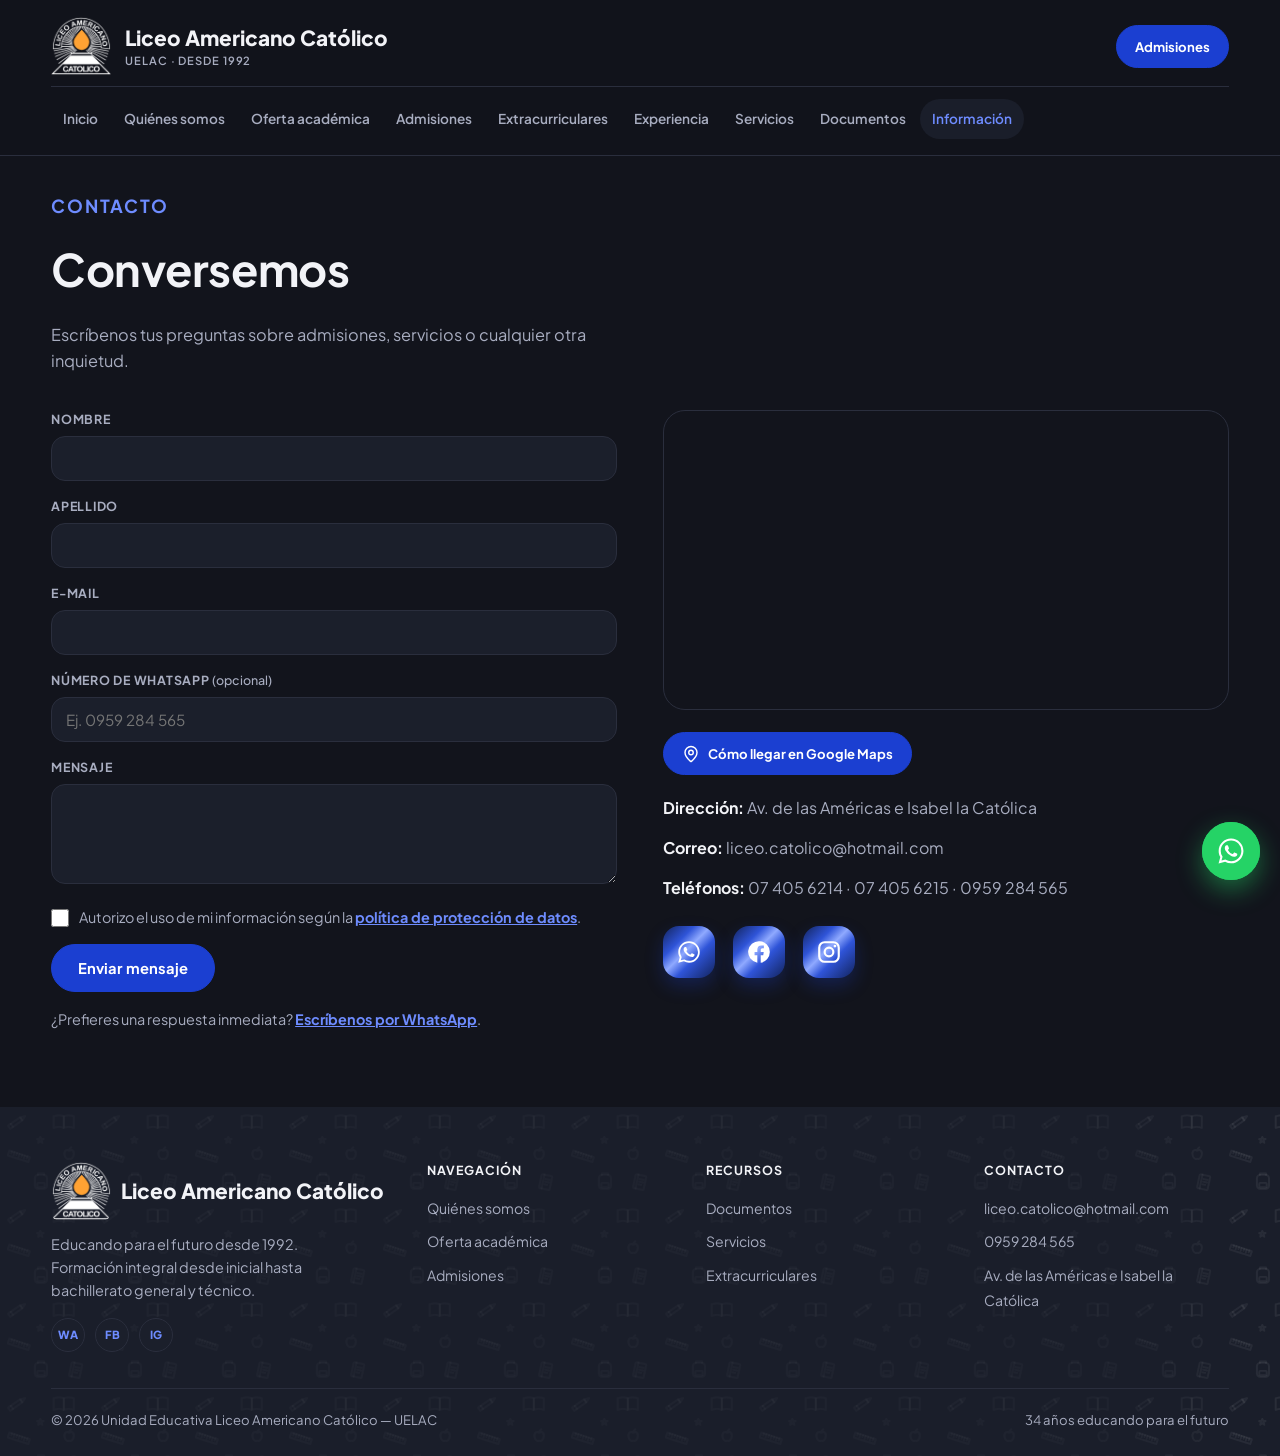
<file: informacion.html>
<!DOCTYPE html>
<html lang="es">
<head>
<meta charset="UTF-8">
<meta name="viewport" content="width=device-width, initial-scale=1.0">
<title>Información | Liceo Americano Católico — UELAC</title>
<link rel="stylesheet" href="styles.css">
<script>
(function(){
  var hour = new Date().getHours();
  var isNight = hour >= 18 || hour < 6;
  if (isNight) document.documentElement.classList.add('dark-mode');
})();
</script>

<link rel="preconnect" href="https://fonts.googleapis.com">
<link href="https://fonts.googleapis.com/css2?family=Plus+Jakarta+Sans:ital,wght@0,400;0,500;0,600;0,700;0,800;1,600;1,700&display=swap" rel="stylesheet">
</head>
<body>
<header>
  <div class="headbar">
    <div class="head-top">
      <a class="brand" href="index.html">
        <span class="brand-icon"><img width="60" height="60" class="logo-img logo-light" src="images/logo.png" alt="UELAC" onerror="this.replaceWith(Object.assign(document.createElement('span'),{textContent:'L'}))"><img width="60" height="60" class="logo-img logo-dark" src="images/logo-dark.png" alt="UELAC" onerror="this.style.display='none';if(this.previousElementSibling)this.previousElementSibling.style.display='block';"></span>
        <span class="brand-name">Liceo Americano Católico<span>UELAC · Desde 1992</span></span>
      </a>
      <div class="head-actions">
        <a class="btn sm head-cta" href="admisiones.html">Admisiones</a>
        <button class="menu-toggle" id="menuToggle" aria-label="Abrir menú"><span></span></button>
      </div>
    </div>
    <nav class="mainnav" id="mainNav">
      <a href="index.html">Inicio</a>
      <a href="quienes-somos.html">Quiénes somos</a>
      <a href="oferta-academica.html">Oferta académica</a>
      <a href="admisiones.html">Admisiones</a>
      <a href="extracurriculares.html">Extracurriculares</a>
      <a href="experiencia.html">Experiencia</a>
      <a href="servicios.html">Servicios</a>
      <a href="documentos.html">Documentos</a>
      <a href="informacion.html" class="current">Información</a>
    </nav>
  </div>
</header>
<div class="wrap page-hero">
  <span class="eyebrow">Contacto</span>
  <h1>Conversemos</h1>
  <p class="lead">Escríbenos tus preguntas sobre admisiones, servicios o cualquier otra inquietud.</p>
</div>

<section class="section">
  <div class="wrap">
    <div class="info-grid">
      <form id="contactForm" novalidate>
        <div class="form-field"><label for="nombre">Nombre</label><input id="nombre" name="nombre" type="text" required autocomplete="given-name"></div>
        <div class="form-field"><label for="apellido">Apellido</label><input id="apellido" name="apellido" type="text" required autocomplete="family-name"></div>
        <div class="form-field"><label for="email">E-mail</label><input id="email" name="email" type="email" required autocomplete="email"></div>
        <div class="form-field"><label for="whatsapp">Número de WhatsApp <span class="opt">(opcional)</span></label><input id="whatsapp" name="whatsapp" type="tel" inputmode="tel" autocomplete="tel" placeholder="Ej. 0959 284 565" pattern="[0-9+ \-\(\)\.]{7,20}" title="Escribe solo números, por ejemplo 0959284565"></div>
        <div class="form-field"><label for="mensaje">Mensaje</label><textarea id="mensaje" name="mensaje" required></textarea></div>
        <div class="honeypot" aria-hidden="true"><label>No llenar este campo<input type="text" name="_honey" tabindex="-1" autocomplete="off"></label></div>
        <label class="form-check"><input type="checkbox" id="autorizo" name="autorizo" required><span>Autorizo el uso de mi información según la <a href="docs/politica-datos.pdf" target="_blank" rel="noopener">política de protección de datos</a>.</span></label>
        <button type="submit" class="btn">Enviar mensaje</button>
        <p class="form-note" id="formNote" role="status" aria-live="polite"></p>
        <a class="btn btn-whatsapp sm form-wa" id="formWa" href="#" target="_blank" rel="noopener"><svg width="20" height="20" viewBox="0 0 24 24" fill="currentColor" style="flex-shrink:0"><path d="M12.04 2C6.58 2 2.13 6.45 2.13 11.91c0 1.75.46 3.45 1.32 4.95L2.05 22l5.25-1.38a9.9 9.9 0 0 0 4.74 1.21h.01c5.46 0 9.9-4.45 9.9-9.91C21.96 6.45 17.5 2 12.04 2Zm0 18.15h-.01a8.2 8.2 0 0 1-4.19-1.15l-.3-.18-3.12.82.83-3.04-.2-.31a8.2 8.2 0 0 1-1.26-4.38c0-4.54 3.7-8.24 8.26-8.24 2.2 0 4.27.86 5.83 2.42a8.18 8.18 0 0 1 2.41 5.83c0 4.55-3.7 8.24-8.25 8.24Zm4.52-6.17c-.25-.12-1.46-.72-1.68-.8-.23-.08-.39-.12-.56.13-.16.24-.64.8-.78.96-.14.16-.29.18-.53.06-.25-.12-1.04-.38-1.98-1.22-.73-.65-1.23-1.46-1.37-1.7-.14-.25-.02-.38.11-.5.11-.11.25-.29.37-.43.12-.14.16-.24.24-.4.08-.16.04-.3-.02-.43-.06-.12-.56-1.34-.76-1.84-.2-.48-.41-.42-.56-.42h-.48c-.16 0-.43.06-.65.3-.23.24-.86.84-.86 2.04 0 1.2.88 2.36 1 2.52.12.16 1.73 2.64 4.2 3.7.59.25 1.05.4 1.4.52.59.19 1.13.16 1.55.1.47-.07 1.46-.6 1.67-1.17.2-.58.2-1.07.14-1.17-.06-.1-.22-.16-.47-.28Z"/></svg>Enviar mi mensaje por WhatsApp</a>
        <p class="form-alt">¿Prefieres una respuesta inmediata? <a href="https://wa.me/593959284565?text=%F0%9F%91%8B%20Hola%2C%20quiero%20m%C3%A1s%20informaci%C3%B3n%20de%20su%20escuelita%20%F0%9F%8F%AB" target="_blank" rel="noopener">Escríbenos por WhatsApp</a>.</p>
      </form>
      <div>
        <div class="map-frame">
          <iframe loading="lazy" title="Ubicación del Liceo Americano Católico" src="https://www.google.com/maps?q=-2.9093572,-79.0344356&z=18&output=embed"></iframe>
        </div>
        <a class="btn sm map-btn" href="https://maps.app.goo.gl/YwDjrKSjWVTzYUp57" target="_blank" rel="noopener"><svg class="ico" viewBox="0 0 24 24" aria-hidden="true"><path d="M20 10c0 4.993-5.539 10.193-7.399 11.799a1 1 0 0 1-1.202 0C9.539 20.193 4 14.993 4 10a8 8 0 0 1 16 0" /><circle cx="12" cy="10" r="3" /></svg> Cómo llegar en Google Maps</a>
        <div class="contact-lines">
          <div><strong>Dirección:</strong> Av. de las Américas e Isabel la Católica</div>
          <div><strong>Correo:</strong> liceo.catolico@hotmail.com</div>
          <div><strong>Teléfonos:</strong> 07 405 6214 · 07 405 6215 · 0959 284 565</div>
        </div>
        <div class="social-row">
          <a class="soc-wa" href="https://wa.me/593959284565" aria-label="WhatsApp" target="_blank" rel="noopener"><svg viewBox="0 0 24 24" fill="currentColor"><path d="M12.04 2C6.58 2 2.13 6.45 2.13 11.91c0 1.75.46 3.45 1.32 4.95L2.05 22l5.25-1.38a9.9 9.9 0 0 0 4.74 1.21h.01c5.46 0 9.9-4.45 9.9-9.91C21.96 6.45 17.5 2 12.04 2Zm0 18.15h-.01a8.2 8.2 0 0 1-4.19-1.15l-.3-.18-3.12.82.83-3.04-.2-.31a8.2 8.2 0 0 1-1.26-4.38c0-4.54 3.7-8.24 8.26-8.24 2.2 0 4.27.86 5.83 2.42a8.18 8.18 0 0 1 2.41 5.83c0 4.55-3.7 8.24-8.25 8.24Zm4.52-6.17c-.25-.12-1.46-.72-1.68-.8-.23-.08-.39-.12-.56.13-.16.24-.64.8-.78.96-.14.16-.29.18-.53.06-.25-.12-1.04-.38-1.98-1.22-.73-.65-1.23-1.46-1.37-1.7-.14-.25-.02-.38.11-.5.11-.11.25-.29.37-.43.12-.14.16-.24.24-.4.08-.16.04-.3-.02-.43-.06-.12-.56-1.34-.76-1.84-.2-.48-.41-.42-.56-.42h-.48c-.16 0-.43.06-.65.3-.23.24-.86.84-.86 2.04 0 1.2.88 2.36 1 2.52.12.16 1.73 2.64 4.2 3.7.59.25 1.05.4 1.4.52.59.19 1.13.16 1.55.1.47-.07 1.46-.6 1.67-1.17.2-.58.2-1.07.14-1.17-.06-.1-.22-.16-.47-.28Z"/></svg></a>
          <a class="soc-fb" href="https://www.facebook.com/UELAC.Cuenca" aria-label="Facebook" target="_blank" rel="noopener"><svg viewBox="0 0 24 24" fill="currentColor"><path d="M22 12a10 10 0 1 0-11.56 9.88v-6.99H7.9V12h2.54V9.8c0-2.5 1.49-3.89 3.78-3.89 1.09 0 2.24.2 2.24.2v2.46h-1.26c-1.24 0-1.63.77-1.63 1.56V12h2.78l-.44 2.89h-2.34v6.99A10 10 0 0 0 22 12z"/></svg></a>
          <a class="soc-ig" href="https://www.instagram.com/uelac.cuenca/" aria-label="Instagram" target="_blank" rel="noopener"><svg viewBox="0 0 24 24" fill="currentColor"><rect x="3" y="3" width="18" height="18" rx="5" fill="none" stroke="currentColor" stroke-width="2"/><circle cx="12" cy="12" r="4" fill="none" stroke="currentColor" stroke-width="2"/><circle cx="17.5" cy="6.5" r="1.3"/></svg></a>
        </div>
      </div>
    </div>
  </div>
</section>
<footer>
  <div class="wrap">
    <div class="foot-grid">
      <div>
        <div class="foot-brand">
          <span class="brand-icon"><img width="60" height="60" class="logo-img logo-light" src="images/logo.png" alt="UELAC" style="width:100%;height:100%;object-fit:cover;border-radius:9px" onerror="this.replaceWith(Object.assign(document.createElement('span'),{textContent:'L'}))"><img width="60" height="60" class="logo-img logo-dark" src="images/logo-dark.png" alt="UELAC" style="width:100%;height:100%;object-fit:cover;border-radius:9px" onerror="this.style.display='none';if(this.previousElementSibling)this.previousElementSibling.style.display='block';"></span>
          <span class="brand-name">Liceo Americano Católico</span>
        </div>
        <p style="max-width:280px;font-size:.9rem">Educando para el futuro desde 1992. Formación integral desde inicial hasta bachillerato general y técnico.</p>
        <div class="foot-social">
          <a href="https://wa.me/593959284565" target="_blank" rel="noopener">WA</a>
          <a href="https://www.facebook.com/UELAC.Cuenca" target="_blank" rel="noopener" aria-label="Facebook">FB</a>
          <a href="https://www.instagram.com/uelac.cuenca/" target="_blank" rel="noopener" aria-label="Instagram">IG</a>
        </div>
      </div>
      <div>
        <h4>Navegación</h4>
        <ul>
          <li><a href="quienes-somos.html">Quiénes somos</a></li>
          <li><a href="oferta-academica.html">Oferta académica</a></li>
          <li><a href="admisiones.html">Admisiones</a></li>
        </ul>
      </div>
      <div>
        <h4>Recursos</h4>
        <ul>
          <li><a href="documentos.html">Documentos</a></li>
          <li><a href="servicios.html">Servicios</a></li>
          <li><a href="extracurriculares.html">Extracurriculares</a></li>
        </ul>
      </div>
      <div>
        <h4>Contacto</h4>
        <ul>
          <li><a href="mailto:liceo.catolico@hotmail.com">liceo.catolico@hotmail.com</a></li>
          <li><a href="tel:0959284565">0959 284 565</a></li>
          <li><a href="informacion.html">Av. de las Américas e Isabel la Católica</a></li>
        </ul>
      </div>
    </div>
    <div class="foot-bottom">
      <span>© 2026 Unidad Educativa Liceo Americano Católico — UELAC</span>
      <span>34 años educando para el futuro</span>
    </div>
  </div>
</footer>
<script src="script.js"></script>
</body>
</html>
</file>
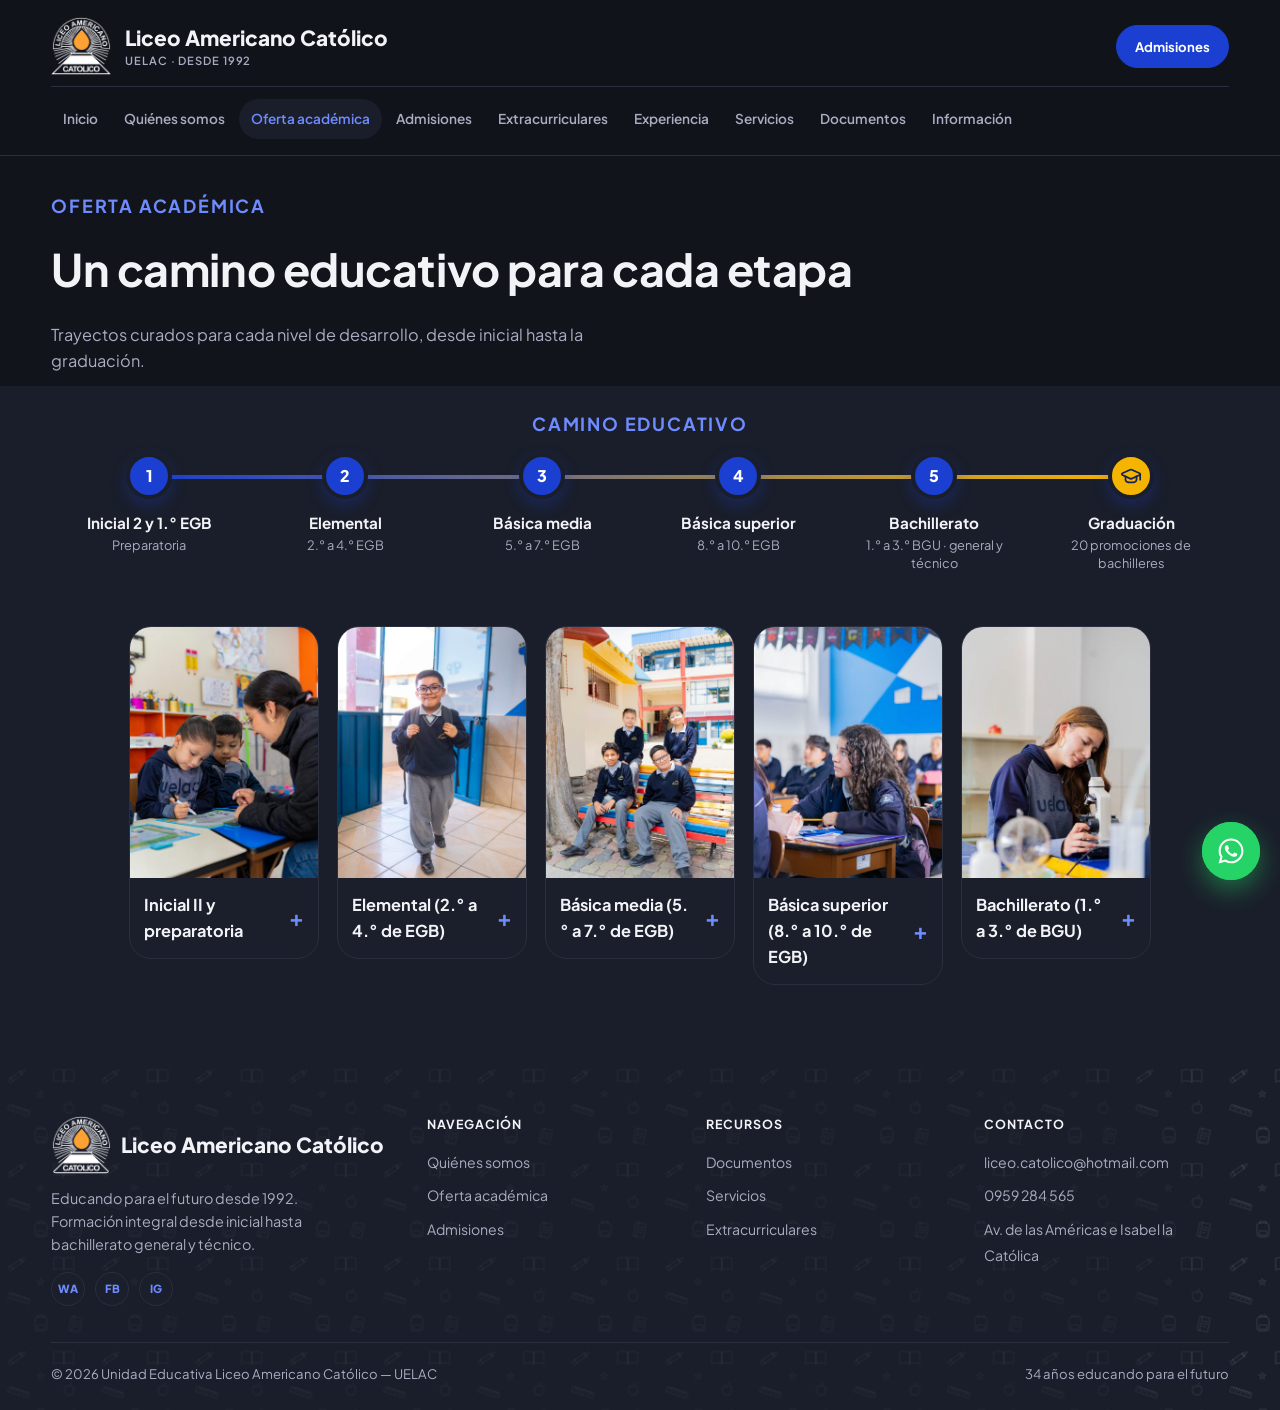
<file: oferta-academica.html>
<!DOCTYPE html>
<html lang="es">
<head>
<meta charset="UTF-8">
<meta name="viewport" content="width=device-width, initial-scale=1.0">
<title>Oferta académica | Liceo Americano Católico — UELAC</title>
<link rel="stylesheet" href="styles.css">
<script>
(function(){
  var hour = new Date().getHours();
  var isNight = hour >= 18 || hour < 6;
  if (isNight) document.documentElement.classList.add('dark-mode');
})();
</script>

<link rel="preconnect" href="https://fonts.googleapis.com">
<link href="https://fonts.googleapis.com/css2?family=Plus+Jakarta+Sans:ital,wght@0,400;0,500;0,600;0,700;0,800;1,600;1,700&display=swap" rel="stylesheet">
</head>
<body>
<header>
  <div class="headbar">
    <div class="head-top">
      <a class="brand" href="index.html">
        <span class="brand-icon"><img width="60" height="60" class="logo-img logo-light" src="images/logo.png" alt="UELAC" onerror="this.replaceWith(Object.assign(document.createElement('span'),{textContent:'L'}))"><img width="60" height="60" class="logo-img logo-dark" src="images/logo-dark.png" alt="UELAC" onerror="this.style.display='none';if(this.previousElementSibling)this.previousElementSibling.style.display='block';"></span>
        <span class="brand-name">Liceo Americano Católico<span>UELAC · Desde 1992</span></span>
      </a>
      <div class="head-actions">
        <a class="btn sm head-cta" href="admisiones.html">Admisiones</a>
        <button class="menu-toggle" id="menuToggle" aria-label="Abrir menú"><span></span></button>
      </div>
    </div>
    <nav class="mainnav" id="mainNav">
      <a href="index.html">Inicio</a>
      <a href="quienes-somos.html">Quiénes somos</a>
      <a href="oferta-academica.html" class="current">Oferta académica</a>
      <a href="admisiones.html">Admisiones</a>
      <a href="extracurriculares.html">Extracurriculares</a>
      <a href="experiencia.html">Experiencia</a>
      <a href="servicios.html">Servicios</a>
      <a href="documentos.html">Documentos</a>
      <a href="informacion.html">Información</a>
    </nav>
  </div>
</header>
<div class="wrap page-hero">
  <span class="eyebrow">Oferta académica</span>
  <h1>Un camino educativo para cada etapa</h1>
  <p class="lead">Trayectos curados para cada nivel de desarrollo, desde inicial hasta la graduación.</p>
</div>

<section class="section soft">
  <div class="wrap">
    <span class="eyebrow" style="text-align:center;display:block">Camino educativo</span>
    <div class="path">
      <div class="path-line"><span class="path-fill"></span></div>
      <ol class="path-nodes">
        <li style="--i:0"><span class="dot">1</span><strong>Inicial 2 y 1.° EGB</strong><small>Preparatoria</small></li>
        <li style="--i:1"><span class="dot">2</span><strong>Elemental</strong><small>2.° a 4.° EGB</small></li>
        <li style="--i:2"><span class="dot">3</span><strong>Básica media</strong><small>5.° a 7.° EGB</small></li>
        <li style="--i:3"><span class="dot">4</span><strong>Básica superior</strong><small>8.° a 10.° EGB</small></li>
        <li style="--i:4"><span class="dot">5</span><strong>Bachillerato</strong><small>1.° a 3.° BGU · general y técnico</small></li>
        <li class="grad" style="--i:5"><span class="dot"><svg class="ico" viewBox="0 0 24 24" aria-hidden="true"><path d="M21.42 10.922a1 1 0 0 0-.019-1.838L12.83 5.18a2 2 0 0 0-1.66 0L2.6 9.08a1 1 0 0 0 0 1.832l8.57 3.908a2 2 0 0 0 1.66 0z" /><path d="M22 10v6" /><path d="M6 12.5V16a6 3 0 0 0 12 0v-3.5" /></svg></span><strong>Graduación</strong><small>20 promociones de bachilleres</small></li>
      </ol>
    </div>

    <div class="niveles-grid">
      <details class="level">
        <summary>
          <div class="level-photo"><img loading="lazy" decoding="async" src="images/nivel-inicial.jpg" alt="Inicial II y preparatoria" onerror="this.remove()"></div>
          <div class="level-summary-text"><span>Inicial II y preparatoria</span><span class="level-toggle"></span></div>
        </summary>
        <div class="level-body">
          <p>Formamos niños íntegros y autónomos mediante un aprendizaje por competencias que respeta su ritmo natural y etapa evolutiva. Contamos con aulas de piso seguro y un área de juegos de uso exclusivo para los más pequeños.</p>
          <div class="pilares">
            <div class="pilar">Desarrollo personal y social</div>
            <div class="pilar">Descubrimiento y pensamiento lógico</div>
            <div class="pilar">Comunicación, arte y movimiento</div>
          </div>
        </div>
      </details>
      <details class="level">
        <summary>
          <div class="level-photo"><img loading="lazy" decoding="async" src="images/nivel-elemental.jpg" alt="Elemental (2.° a 4.° de EGB)" onerror="this.remove()"></div>
          <div class="level-summary-text"><span>Elemental (2.° a 4.° de EGB)</span><span class="level-toggle"></span></div>
        </summary>
        <div class="level-body">
          <p>Formamos estudiantes que aprenden con propósito a través de la indagación científica, proyectos interdisciplinarios y resolución de problemas reales.</p>
          <div class="pilares">
            <div class="pilar">Rigor académico por competencias</div>
            <div class="pilar">Curiosidad e investigación</div>
            <div class="pilar">Liderazgo colaborativo</div>
          </div>
        </div>
      </details>
      <details class="level">
        <summary>
          <div class="level-photo"><img loading="lazy" decoding="async" src="images/nivel-media.jpg" alt="Básica media (5.° a 7.° de EGB)" onerror="this.remove()"></div>
          <div class="level-summary-text"><span>Básica media (5.° a 7.° de EGB)</span><span class="level-toggle"></span></div>
        </summary>
        <div class="level-body">
          <p>Formamos jóvenes que aprenden mediante proyectos, el debate argumentado y el trabajo cooperativo, con habilidades para interactuar con criterio y responsabilidad.</p>
          <div class="pilares">
            <div class="pilar">Ciencias, matemáticas, lenguaje y sociales</div>
            <div class="pilar">Pensamiento crítico y autonomía intelectual</div>
            <div class="pilar">Liderazgo y ciudadanía activa</div>
          </div>
        </div>
      </details>
      <details class="level">
        <summary>
          <div class="level-photo"><img loading="lazy" decoding="async" src="images/nivel-superior.jpg" alt="Básica superior (8.° a 10.° de EGB)" onerror="this.remove()"></div>
          <div class="level-summary-text"><span>Básica superior (8.° a 10.° de EGB)</span><span class="level-toggle"></span></div>
        </summary>
        <div class="level-body">
          <p>Educamos estudiantes con visión de futuro a través de la investigación, el trabajo interdisciplinario y el aprendizaje colaborativo.</p>
          <div class="pilares">
            <div class="pilar">Rigor científico y humanístico</div>
            <div class="pilar">Visión de futuro y proyecto de vida</div>
            <div class="pilar">Liderazgo ético y social</div>
          </div>
        </div>
      </details>
      <details class="level">
        <summary>
          <div class="level-photo"><img loading="lazy" decoding="async" src="images/nivel-bachillerato.jpg" alt="Bachillerato (1.° a 3.° de BGU)" onerror="this.remove()"></div>
          <div class="level-summary-text"><span>Bachillerato (1.° a 3.° de BGU)</span><span class="level-toggle"></span></div>
        </summary>
        <div class="level-body">
          <p>Formamos líderes del futuro con excelencia académica, visión universitaria y conciencia ciudadana. Incluye Bachillerato General Unificado y Bachillerato Técnico en Soporte Informático.</p>
          <div class="pilares">
            <div class="pilar">Solidez académica con profundidad argumentativa</div>
            <div class="pilar">Autonomía para el proyecto universitario</div>
            <div class="pilar">Liderazgo ético y ciudadano</div>
          </div>
        </div>
      </details>
    </div>
  </div>
</section>
<footer>
  <div class="wrap">
    <div class="foot-grid">
      <div>
        <div class="foot-brand">
          <span class="brand-icon"><img width="60" height="60" class="logo-img logo-light" src="images/logo.png" alt="UELAC" style="width:100%;height:100%;object-fit:cover;border-radius:9px" onerror="this.replaceWith(Object.assign(document.createElement('span'),{textContent:'L'}))"><img width="60" height="60" class="logo-img logo-dark" src="images/logo-dark.png" alt="UELAC" style="width:100%;height:100%;object-fit:cover;border-radius:9px" onerror="this.style.display='none';if(this.previousElementSibling)this.previousElementSibling.style.display='block';"></span>
          <span class="brand-name">Liceo Americano Católico</span>
        </div>
        <p style="max-width:280px;font-size:.9rem">Educando para el futuro desde 1992. Formación integral desde inicial hasta bachillerato general y técnico.</p>
        <div class="foot-social">
          <a href="https://wa.me/593959284565" target="_blank" rel="noopener">WA</a>
          <a href="https://www.facebook.com/UELAC.Cuenca" target="_blank" rel="noopener" aria-label="Facebook">FB</a>
          <a href="https://www.instagram.com/uelac.cuenca/" target="_blank" rel="noopener" aria-label="Instagram">IG</a>
        </div>
      </div>
      <div>
        <h4>Navegación</h4>
        <ul>
          <li><a href="quienes-somos.html">Quiénes somos</a></li>
          <li><a href="oferta-academica.html">Oferta académica</a></li>
          <li><a href="admisiones.html">Admisiones</a></li>
        </ul>
      </div>
      <div>
        <h4>Recursos</h4>
        <ul>
          <li><a href="documentos.html">Documentos</a></li>
          <li><a href="servicios.html">Servicios</a></li>
          <li><a href="extracurriculares.html">Extracurriculares</a></li>
        </ul>
      </div>
      <div>
        <h4>Contacto</h4>
        <ul>
          <li><a href="mailto:liceo.catolico@hotmail.com">liceo.catolico@hotmail.com</a></li>
          <li><a href="tel:0959284565">0959 284 565</a></li>
          <li><a href="informacion.html">Av. de las Américas e Isabel la Católica</a></li>
        </ul>
      </div>
    </div>
    <div class="foot-bottom">
      <span>© 2026 Unidad Educativa Liceo Americano Católico — UELAC</span>
      <span>34 años educando para el futuro</span>
    </div>
  </div>
</footer>
<script src="script.js"></script>
</body>
</html>
</file>
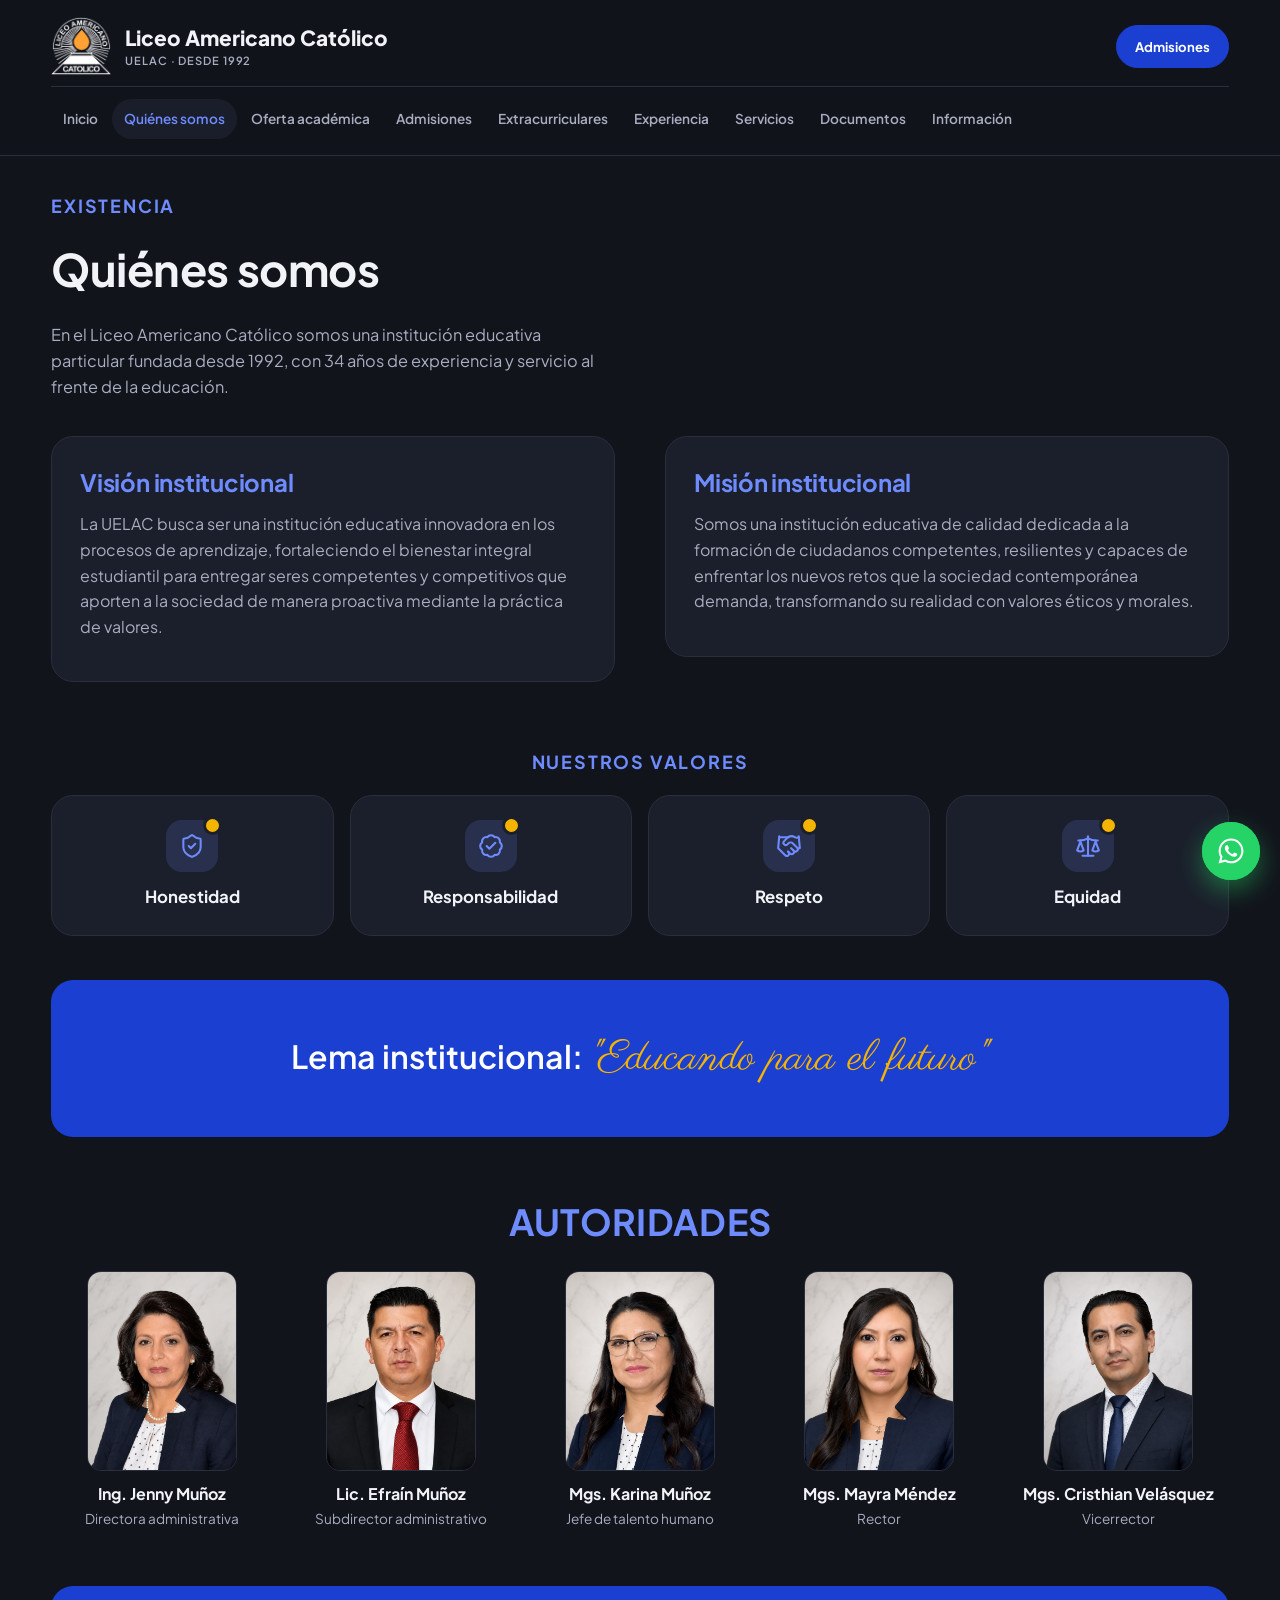
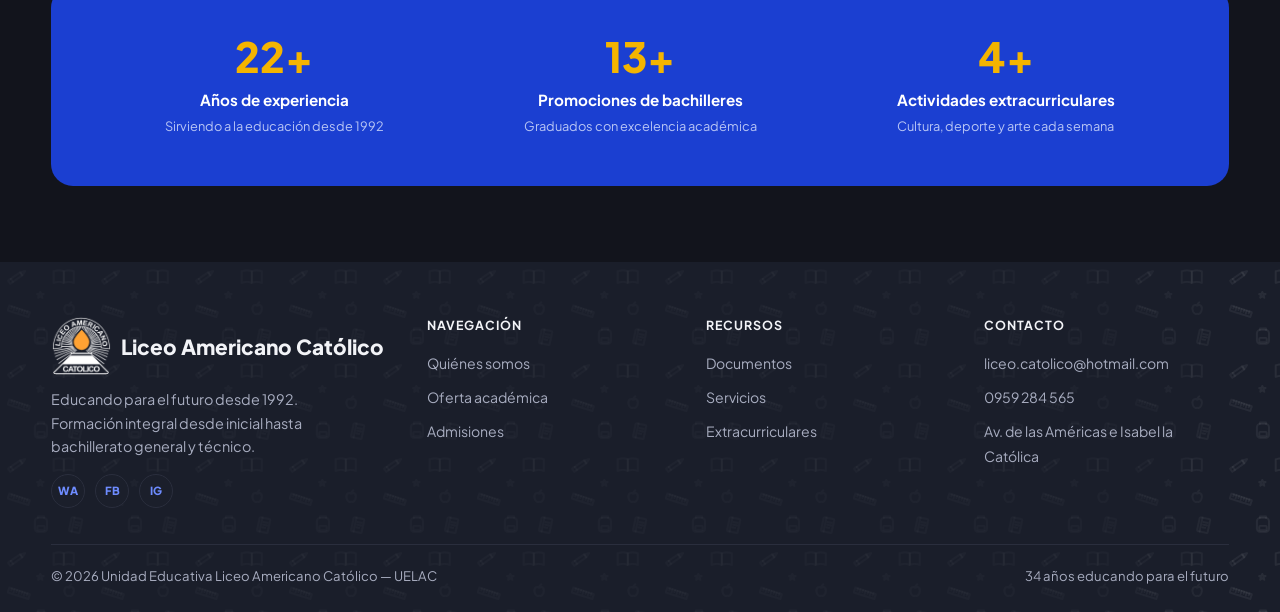
<file: quienes-somos.html>
<!DOCTYPE html>
<html lang="es">
<head>
<meta charset="UTF-8">
<meta name="viewport" content="width=device-width, initial-scale=1.0">
<title>Quiénes somos | Liceo Americano Católico — UELAC</title>
<link rel="stylesheet" href="styles.css">
<script>
(function(){
  var hour = new Date().getHours();
  var isNight = hour >= 18 || hour < 6;
  if (isNight) document.documentElement.classList.add('dark-mode');
})();
</script>

<link rel="preconnect" href="https://fonts.googleapis.com">
<link href="https://fonts.googleapis.com/css2?family=Plus+Jakarta+Sans:ital,wght@0,400;0,500;0,600;0,700;0,800;1,600;1,700&family=Parisienne&display=swap" rel="stylesheet">
</head>
<body>
<header>
  <div class="headbar">
    <div class="head-top">
      <a class="brand" href="index.html">
        <span class="brand-icon"><img width="60" height="60" class="logo-img logo-light" src="images/logo.png" alt="UELAC" onerror="this.replaceWith(Object.assign(document.createElement('span'),{textContent:'L'}))"><img width="60" height="60" class="logo-img logo-dark" src="images/logo-dark.png" alt="UELAC" onerror="this.style.display='none';if(this.previousElementSibling)this.previousElementSibling.style.display='block';"></span>
        <span class="brand-name">Liceo Americano Católico<span>UELAC · Desde 1992</span></span>
      </a>
      <div class="head-actions">
        <a class="btn sm head-cta" href="admisiones.html">Admisiones</a>
        <button class="menu-toggle" id="menuToggle" aria-label="Abrir menú"><span></span></button>
      </div>
    </div>
    <nav class="mainnav" id="mainNav">
      <a href="index.html">Inicio</a>
      <a href="quienes-somos.html" class="current">Quiénes somos</a>
      <a href="oferta-academica.html">Oferta académica</a>
      <a href="admisiones.html">Admisiones</a>
      <a href="extracurriculares.html">Extracurriculares</a>
      <a href="experiencia.html">Experiencia</a>
      <a href="servicios.html">Servicios</a>
      <a href="documentos.html">Documentos</a>
      <a href="informacion.html">Información</a>
    </nav>
  </div>
</header>
<div class="wrap page-hero">
  <span class="eyebrow">Existencia</span>
  <h1>Quiénes somos</h1>
  <p class="lead">En el Liceo Americano Católico somos una institución educativa particular fundada desde 1992, con 34 años de experiencia y servicio al frente de la educación.</p>
</div>

<section class="section">
  <div class="wrap">
    <div class="qs-grid">
      <div class="mv-card">
        <h3>Visión institucional</h3>
        <p>La UELAC busca ser una institución educativa innovadora en los procesos de aprendizaje, fortaleciendo el bienestar integral estudiantil para entregar seres competentes y competitivos que aporten a la sociedad de manera proactiva mediante la práctica de valores.</p>
      </div>
      <div class="mv-card">
        <h3>Misión institucional</h3>
        <p>Somos una institución educativa de calidad dedicada a la formación de ciudadanos competentes, resilientes y capaces de enfrentar los nuevos retos que la sociedad contemporánea demanda, transformando su realidad con valores éticos y morales.</p>
      </div>
    </div>

    <span class="eyebrow" style="text-align:center;display:block;margin-top:48px">Nuestros valores</span>
    <div class="values-row">
      <div class="value-chip"><span class="ic"><svg class="ico" viewBox="0 0 24 24" aria-hidden="true"><path d="M20 13c0 5-3.5 7.5-7.66 8.95a1 1 0 0 1-.67-.01C7.5 20.5 4 18 4 13V6a1 1 0 0 1 1-1c2 0 4.5-1.2 6.24-2.72a1.17 1.17 0 0 1 1.52 0C14.51 3.81 17 5 19 5a1 1 0 0 1 1 1z" /><path d="m9 12 2 2 4-4" /></svg></span><strong>Honestidad</strong></div>
      <div class="value-chip"><span class="ic"><svg class="ico" viewBox="0 0 24 24" aria-hidden="true"><path d="M3.85 8.62a4 4 0 0 1 4.78-4.77 4 4 0 0 1 6.74 0 4 4 0 0 1 4.78 4.78 4 4 0 0 1 0 6.74 4 4 0 0 1-4.77 4.78 4 4 0 0 1-6.75 0 4 4 0 0 1-4.78-4.77 4 4 0 0 1 0-6.76Z" /><path d="m16 9-5.5 5.5L8 12" /></svg></span><strong>Responsabilidad</strong></div>
      <div class="value-chip"><span class="ic"><svg class="ico" viewBox="0 0 24 24" aria-hidden="true"><path d="m11 17 2 2a1 1 0 1 0 3-3" /><path d="m14 14 2.5 2.5a1 1 0 1 0 3-3l-3.88-3.88a3 3 0 0 0-4.24 0l-.88.88a1 1 0 1 1-3-3l2.81-2.81a5.79 5.79 0 0 1 7.06-.87l.47.28a2 2 0 0 0 1.42.25L21 4" /><path d="m21 3 1 11h-2" /><path d="M3 3 2 14l6.5 6.5a1 1 0 1 0 3-3" /><path d="M3 4h8" /></svg></span><strong>Respeto</strong></div>
      <div class="value-chip"><span class="ic"><svg class="ico" viewBox="0 0 24 24" aria-hidden="true"><path d="M12 3v18" /><path d="m19 8 3 8a5 5 0 0 1-6 0zV7" /><path d="M3 7h1a17 17 0 0 0 8-2 17 17 0 0 0 8 2h1" /><path d="m5 8 3 8a5 5 0 0 1-6 0zV7" /><path d="M7 21h10" /></svg></span><strong>Equidad</strong></div>
    </div>

    <div class="lema-wide">Lema institucional: <em>"Educando para el futuro"</em></div>

    <span class="eyebrow eyebrow-xl" style="text-align:center;display:block;margin-top:56px">Autoridades</span>
    <div class="authorities-row">
      <div class="auth-card-v2">
        <div class="auth-photo"><img loading="lazy" decoding="async" src="images/autoridad-directora.jpg" alt="Directora administrativa" onerror="this.remove()"></div>
        <div class="auth-name">Ing. Jenny Muñoz</div>
        <div class="auth-role">Directora administrativa</div>
      </div>
      <div class="auth-card-v2">
        <div class="auth-photo"><img loading="lazy" decoding="async" src="images/autoridad-subdirector.jpg" alt="Subdirector administrativo" onerror="this.remove()"></div>
        <div class="auth-name">Lic. Efraín Muñoz</div>
        <div class="auth-role">Subdirector administrativo</div>
      </div>
      <div class="auth-card-v2">
        <div class="auth-photo"><img loading="lazy" decoding="async" src="images/autoridad-talento-humano.jpg" alt="Jefe de talento humano" onerror="this.remove()"></div>
        <div class="auth-name">Mgs. Karina Muñoz</div>
        <div class="auth-role">Jefe de talento humano</div>
      </div>
      <div class="auth-card-v2">
        <div class="auth-photo"><img loading="lazy" decoding="async" src="images/autoridad-rector.jpg" alt="Rector" onerror="this.remove()"></div>
        <div class="auth-name">Mgs. Mayra Méndez</div>
        <div class="auth-role">Rector</div>
      </div>
      <div class="auth-card-v2">
        <div class="auth-photo"><img loading="lazy" decoding="async" src="images/autoridad-vicerrector.jpg" alt="Vicerrector" onerror="this.remove()"></div>
        <div class="auth-name">Mgs. Cristhian Velásquez</div>
        <div class="auth-role">Vicerrector</div>
      </div>
    </div>

    <div class="stats-band" style="margin-top:56px">
      <div><div class="stat-num" data-count="34" data-suffix="+">34+</div><div class="stat-label">Años de experiencia</div><div class="stat-sub">Sirviendo a la educación desde 1992</div></div>
      <div><div class="stat-num" data-count="20" data-suffix="+">20+</div><div class="stat-label">Promociones de bachilleres</div><div class="stat-sub">Graduados con excelencia académica</div></div>
      <div><div class="stat-num" data-count="6" data-suffix="+">6+</div><div class="stat-label">Actividades extracurriculares</div><div class="stat-sub">Cultura, deporte y arte cada semana</div></div>
    </div>
  </div>
</section>
<footer>
  <div class="wrap">
    <div class="foot-grid">
      <div>
        <div class="foot-brand">
          <span class="brand-icon"><img width="60" height="60" class="logo-img logo-light" src="images/logo.png" alt="UELAC" style="width:100%;height:100%;object-fit:cover;border-radius:9px" onerror="this.replaceWith(Object.assign(document.createElement('span'),{textContent:'L'}))"><img width="60" height="60" class="logo-img logo-dark" src="images/logo-dark.png" alt="UELAC" style="width:100%;height:100%;object-fit:cover;border-radius:9px" onerror="this.style.display='none';if(this.previousElementSibling)this.previousElementSibling.style.display='block';"></span>
          <span class="brand-name">Liceo Americano Católico</span>
        </div>
        <p style="max-width:280px;font-size:.9rem">Educando para el futuro desde 1992. Formación integral desde inicial hasta bachillerato general y técnico.</p>
        <div class="foot-social">
          <a href="https://wa.me/593959284565" target="_blank" rel="noopener">WA</a>
          <a href="https://www.facebook.com/UELAC.Cuenca" target="_blank" rel="noopener" aria-label="Facebook">FB</a>
          <a href="https://www.instagram.com/uelac.cuenca/" target="_blank" rel="noopener" aria-label="Instagram">IG</a>
        </div>
      </div>
      <div>
        <h4>Navegación</h4>
        <ul>
          <li><a href="quienes-somos.html">Quiénes somos</a></li>
          <li><a href="oferta-academica.html">Oferta académica</a></li>
          <li><a href="admisiones.html">Admisiones</a></li>
        </ul>
      </div>
      <div>
        <h4>Recursos</h4>
        <ul>
          <li><a href="documentos.html">Documentos</a></li>
          <li><a href="servicios.html">Servicios</a></li>
          <li><a href="extracurriculares.html">Extracurriculares</a></li>
        </ul>
      </div>
      <div>
        <h4>Contacto</h4>
        <ul>
          <li><a href="mailto:liceo.catolico@hotmail.com">liceo.catolico@hotmail.com</a></li>
          <li><a href="tel:0959284565">0959 284 565</a></li>
          <li><a href="informacion.html">Av. de las Américas e Isabel la Católica</a></li>
        </ul>
      </div>
    </div>
    <div class="foot-bottom">
      <span>© 2026 Unidad Educativa Liceo Americano Católico — UELAC</span>
      <span>34 años educando para el futuro</span>
    </div>
  </div>
</footer>
<script src="script.js"></script>
</body>
</html>
</file>
<file: styles.css>
:root{
  --blue:#1B3FD1;
  --blue-dark:#12235B;
  --yellow:#F4B400;
  --yellow-soft:#FCEBC0;
  --badge-lav:#E6E1FB; --badge-lav-ink:#6C57E0;
  --badge-peach:#FDE6D8; --badge-peach-ink:#D97A3D;
  --badge-rose:#FBE3E6; --badge-rose-ink:#C6516A;
  --ink:#15172B;
  --ink-soft:#5B5F76;
  --paper:#FFFFFF;
  --bg-soft:#F4F5FA;
  --line:#E7E8F2;
  --radius:22px;
  --radius-sm:14px;
  --maxw:1800px;
}
*{box-sizing:border-box;}
html{scroll-behavior:smooth;}
body{
  margin:0;background:var(--paper);color:var(--ink);
  font-family:'Plus Jakarta Sans',sans-serif;font-size:16px;line-height:1.6;
  -webkit-font-smoothing:antialiased;
}
h1,h2,h3,h4{font-weight:700;letter-spacing:-0.01em;margin:0 0 .4em 0;color:var(--ink);}
em{font-style:italic;color:var(--blue);}
p{margin:0 0 1em 0;color:var(--ink-soft);}
a{color:inherit;}
img{max-width:100%;display:block;}
.wrap{max-width:var(--maxw);margin:0 auto;padding:0 clamp(20px,4vw,64px);}
.pill{
  display:inline-flex;align-items:center;gap:10px;
  background:var(--bg-soft);border:1px solid var(--line);
  padding:10px 22px;border-radius:99px;font-size:1.05rem;font-weight:600;color:var(--ink-soft);
  margin-bottom:20px;
}
.pill .dot{width:8px;height:8px;border-radius:50%;background:var(--yellow);}
.eyebrow{
  text-transform:uppercase;letter-spacing:.1em;font-size:1.125rem;font-weight:700;
  color:var(--blue);margin-bottom:10px;display:block;
}
.eyebrow-lg{font-size:2.1rem;letter-spacing:.02em;margin-bottom:6px;}
.eyebrow-xl{font-size:2.25rem;letter-spacing:.01em;}
.btn{
  display:inline-flex;align-items:center;gap:8px;padding:14px 26px;
  background:var(--blue);color:#fff;text-decoration:none;font-weight:700;font-size:.92rem;
  border:1.5px solid var(--blue);border-radius:99px;cursor:pointer;transition:all .18s;
}
.btn:hover{background:var(--blue-dark);border-color:var(--blue-dark);}
.btn.outline{background:transparent;color:var(--blue);}
.btn.outline:hover{background:var(--blue);color:#fff;}
.btn.dark{background:var(--ink);border-color:var(--ink);}
.btn.btn-whatsapp{background:#25D366;border-color:#25D366;color:#fff;}
.btn.btn-whatsapp:hover{background:#1EBE57;border-color:#1EBE57;}
.btn.dark:hover{background:#000;}
.btn.sm{padding:10px 18px;font-size:.82rem;}
button{font-family:inherit;}

/* header */
header{position:sticky;top:0;z-index:100;background:rgba(255,255,255,.97);border-bottom:1px solid var(--line);}
.headbar{display:flex;flex-direction:column;gap:10px;padding:16px clamp(20px,4vw,64px);max-width:var(--maxw);margin:0 auto;}
.head-top{display:flex;align-items:center;justify-content:space-between;gap:20px;width:100%;}
.head-actions{display:flex;align-items:center;gap:14px;flex-shrink:0;}
.brand{display:flex;align-items:center;gap:14px;text-decoration:none;flex-shrink:0;}
.brand-icon{width:60px;height:60px;background:transparent;color:var(--blue);display:flex;align-items:center;justify-content:center;font-weight:800;font-size:1.6rem;flex-shrink:0;}
.brand-icon img{width:100%;height:100%;object-fit:contain;}
.brand-icon .logo-dark{display:none;}
html.dark-mode .brand-icon .logo-light{display:none;}
html.dark-mode .brand-icon .logo-dark{display:block;}
.brand-name{font-weight:800;font-size:1.3rem;color:var(--ink);line-height:1.15;}
.brand-name span{display:block;font-weight:600;font-size:.7rem;color:var(--ink-soft);text-transform:uppercase;letter-spacing:.08em;margin-top:4px;}
nav.mainnav{display:flex;gap:2px;flex-wrap:wrap;width:100%;padding-top:12px;border-top:1px solid var(--line);}
nav.mainnav a{padding:9px 12px;font-size:.85rem;font-weight:600;text-decoration:none;color:var(--ink-soft);border-radius:99px;white-space:nowrap;}
nav.mainnav a:hover{color:var(--blue);background:var(--bg-soft);}
nav.mainnav a.current{color:var(--blue);background:var(--bg-soft);}
.menu-toggle{display:none;background:none;border:1.5px solid var(--ink);border-radius:9px;padding:8px 10px;cursor:pointer;}
.menu-toggle span,.menu-toggle span::before,.menu-toggle span::after{content:"";display:block;width:18px;height:2px;background:var(--ink);position:relative;}
.menu-toggle span::before{position:absolute;top:-6px;width:18px;height:2px;background:var(--ink);}
.menu-toggle span::after{position:absolute;top:6px;width:18px;height:2px;background:var(--ink);}
@media (max-width:980px){
  nav.mainnav{display:none;}
  nav.mainnav.open{display:flex;}
  .menu-toggle{display:block;}
  .head-cta{display:none;}
}

/* page header banner (for interior pages) */
.page-hero{padding-top:36px;padding-bottom:12px;}
.page-hero p.lead{margin-bottom:0;}
.page-hero + .section{padding-top:24px;}
.page-hero .eyebrow{margin-bottom:12px;}
.page-hero h1{font-size:clamp(2rem,4vw,2.8rem);}
.page-hero p.lead{max-width:560px;font-size:1.02rem;}
.crumb{font-size:.82rem;color:var(--ink-soft);margin-bottom:14px;}
.crumb a{color:var(--blue);text-decoration:none;font-weight:600;}
.page-hero-split{display:grid;grid-template-columns:1fr 1fr;gap:60px;align-items:stretch;}
.page-hero-split > div:first-child{display:flex;flex-direction:column;justify-content:center;}
.photo-frame{
  border-radius:var(--radius);overflow:hidden;height:500px;position:relative;
  background:linear-gradient(135deg,var(--blue) 0%,#3F63E0 55%,#7C93EC 100%);
}
.photo-frame img{position:absolute;inset:0;width:100%;height:100%;object-fit:cover;object-position:center top;z-index:0;}
.photo-frame::after{content:"";position:absolute;inset:0;z-index:1;background:radial-gradient(circle at 80% 15%,rgba(255,255,255,.28),transparent 45%),repeating-linear-gradient(120deg,rgba(255,255,255,.06) 0 2px,transparent 2px 30px);}
.photo-frame-compact{height:320px;}

/* hero (home) */
.hero{padding-top:64px;padding-bottom:56px;}
.hero-grid{display:grid;grid-template-columns:.85fr 1.2fr;gap:60px;align-items:center;}
.hero h1{font-size:clamp(2.3rem,4.6vw,3.6rem);line-height:1.05;margin-bottom:.35em;}
.hero p.lead{font-size:1.02rem;max-width:440px;}
.hero-actions{display:flex;gap:14px;margin-top:26px;flex-wrap:wrap;}
.hero-media{position:relative;}
.hero-media .frame{
  border-radius:var(--radius);overflow:hidden;height:500px;position:relative;
  background:linear-gradient(135deg,var(--blue) 0%,#3F63E0 55%,#7C93EC 100%);
}
.hero-media .frame img{position:absolute;inset:0;width:100%;height:100%;object-fit:cover;z-index:0;}
.hero-media .frame::after{content:"";position:absolute;inset:0;z-index:1;background:radial-gradient(circle at 80% 15%,rgba(255,255,255,.28),transparent 45%),repeating-linear-gradient(120deg,rgba(255,255,255,.06) 0 2px,transparent 2px 30px);}
.floating-badge{
  position:absolute;bottom:22px;right:-14px;background:#fff;border-radius:var(--radius-sm);
  padding:18px 23px;box-shadow:0 14px 30px rgba(20,30,80,.16);display:flex;align-items:center;gap:15px;max-width:262px;
}
.floating-badge .ic{width:45px;height:45px;border-radius:13px;background:var(--yellow-soft);display:flex;align-items:center;justify-content:center;font-size:1.4rem;flex-shrink:0;}
.floating-badge div strong{display:block;font-size:1.03rem;}
.floating-badge div span{font-size:.9rem;color:var(--ink-soft);}

/* sections */
.section{padding:76px 0;}
.section.soft{background:var(--bg-soft);}
.section-head{max-width:640px;margin:0 auto 46px;text-align:center;}
.section-head.left{margin:0 0 40px;text-align:left;}
.section-head p{max-width:480px;margin:8px auto 0;}
.section-head.left p{margin:8px 0 0;}
.feature-grid{display:grid;grid-template-columns:repeat(3,1fr);gap:22px;}
.feature-card{background:#fff;border:1px solid var(--line);border-radius:var(--radius);padding:30px 26px;}
.feature-card .icon{width:46px;height:46px;border-radius:13px;display:flex;align-items:center;justify-content:center;font-size:1.3rem;margin-bottom:18px;}
.feature-card h3{font-size:1.08rem;}
.feature-card a.more{font-size:.85rem;font-weight:700;color:var(--blue);text-decoration:none;}

/* gallery / carousel cards */
.gal-head{display:flex;justify-content:space-between;align-items:flex-end;margin-bottom:30px;gap:20px;flex-wrap:wrap;}
.gal-head h2{margin-bottom:8px;}
.gal-nav{display:flex;gap:10px;flex-shrink:0;}
.gal-nav button{width:38px;height:38px;border-radius:50%;border:1.5px solid var(--line);background:#fff;cursor:pointer;font-size:1.1rem;color:var(--ink);}
.gal-nav button.active-dir{background:var(--blue);border-color:var(--blue);color:#fff;}
.gal-track-wrap{overflow:hidden;}
.gal-track{display:flex;gap:20px;transition:transform .5s cubic-bezier(.65,0,.35,1);}
.gal-card{
  min-width:calc(33.333% - 14px);flex-shrink:0;border-radius:var(--radius);overflow:hidden;position:relative;
  height:340px;display:flex;align-items:flex-end;
}
.gal-card .tint{position:absolute;inset:0;}
.gal-card .tint img{position:absolute;inset:0;width:100%;height:100%;object-fit:cover;}
.gal-card::after{content:"";position:absolute;inset:0;background:linear-gradient(to top,rgba(0,0,0,.72) 0%,rgba(0,0,0,.05) 55%,transparent 70%);}
.gal-card .tag{position:absolute;top:16px;left:16px;z-index:3;background:#fff;color:var(--ink);font-size:.72rem;font-weight:700;padding:6px 12px;border-radius:99px;}
.gal-card .body{position:relative;z-index:3;padding:20px;color:#fff;}
.gal-card .body h3{color:#fff;font-size:1.05rem;margin-bottom:4px;}
.gal-card .body p{color:#E7E9F5;font-size:.85rem;margin:0;}
@media (max-width:900px){.gal-card{min-width:calc(50% - 10px);}}
@media (max-width:600px){.gal-card{min-width:100%;}}

/* stats band */
.stats-band{background:var(--blue);border-radius:var(--radius);padding:50px 40px;display:grid;grid-template-columns:repeat(3,1fr);text-align:center;}
.stats-band .stat-num{font-size:2.6rem;font-weight:800;color:var(--yellow);line-height:1;}
.stats-band .stat-label{color:#fff;font-weight:700;margin-top:10px;font-size:.95rem;}
.stats-band .stat-sub{color:#B9C6F5;font-size:.8rem;margin-top:4px;}
@media (max-width:700px){.stats-band{grid-template-columns:1fr;gap:26px;}}

/* quienes somos */
.qs-grid{display:grid;grid-template-columns:1fr 1fr;gap:50px;align-items:start;}
.mv-card{background:#fff;border:1px solid var(--line);border-radius:var(--radius);padding:26px 28px;margin-bottom:18px;}
.mv-card h3{font-size:1.5rem;color:var(--blue);}
.authorities{display:grid;grid-template-columns:repeat(5,1fr);gap:14px;margin-top:20px;}
.auth-card{text-align:center;padding:20px 10px;border:1px solid var(--line);border-radius:var(--radius-sm);background:#fff;}
.auth-role{font-size:.82rem;color:var(--ink-soft);margin-top:4px;}
.lema{margin-top:24px;background:var(--ink);color:#fff;padding:26px;border-radius:var(--radius);text-align:center;}
.lema em{color:var(--yellow);}
.lema-wide{
  background:var(--blue);color:#fff;text-align:center;
  padding:44px 30px;border-radius:var(--radius);
  margin:44px 0;font-size:2rem;font-weight:600;width:100%;
}
.lema-wide em{color:var(--yellow);font-weight:400;font-style:normal;font-family:'Parisienne',cursive;font-size:1.35em;}
.authorities-row{display:grid;grid-template-columns:repeat(5,1fr);gap:18px;margin-top:20px;}
.auth-card-v2{display:flex;flex-direction:column;align-items:center;text-align:center;}
.auth-photo{margin-bottom:10px;}
.auth-photo{
  width:100%;max-width:150px;aspect-ratio:3/4;background:var(--bg-soft);
  border:1px solid var(--line);border-radius:var(--radius-sm);overflow:hidden;
}
.auth-photo img{width:100%;height:100%;object-fit:cover;}
.auth-card-v2 .auth-name{font-size:1rem;color:var(--ink);font-weight:700;margin:0;}
.auth-card-v2 .auth-role{font-size:.85rem;color:var(--ink-soft);margin:2px 0 0;}

/* oferta - level cards + accordion */
.niveles-grid{display:flex;flex-wrap:wrap;justify-content:center;align-items:flex-start;gap:18px;}
.niveles-grid > details.level{flex:0 1 clamp(190px,calc(16.666% - 15px),300px);min-width:0;}
details.level{
  background:#fff;border:1px solid var(--line);border-radius:var(--radius);overflow:hidden;
  transition:transform .2s ease,box-shadow .2s ease,border-color .2s ease;
}
details.level:hover,details.level[open]{
  transform:scale(1.04);
  box-shadow:0 18px 40px rgba(27,63,209,.18);
  border-color:var(--blue);
  z-index:2;position:relative;
}
details.level summary{cursor:pointer;list-style:none;display:block;}
details.level summary::-webkit-details-marker{display:none;}
.level-photo{width:100%;aspect-ratio:3/4;background:var(--bg-soft);}
.level-photo img{width:100%;height:100%;object-fit:cover;}
.level-summary-text{padding:14px 14px;font-weight:700;font-size:1.02rem;color:var(--ink);display:flex;align-items:center;justify-content:space-between;gap:12px;}
.level-toggle::after{content:"+";font-size:1.4rem;color:var(--blue);font-weight:700;}
details.level[open] .level-toggle::after{content:"–";}
details.level .level-body{padding:0 14px 18px;}
.pilares{display:grid;grid-template-columns:1fr;gap:10px;margin-top:14px;}
.pilar{background:var(--bg-soft);padding:14px 16px;border-radius:var(--radius-sm);font-size:.85rem;}

/* admisiones */
.steps{display:grid;grid-template-columns:repeat(3,1fr);gap:22px;}
.step{background:#fff;border:1px solid var(--line);--step-border:var(--line);border-radius:var(--radius);padding:28px 24px;position:relative;}
@keyframes step-focus{
  0%{transform:scale(1);border-color:var(--step-border);box-shadow:none;z-index:1;}
  6%,30%{transform:scale(1.08);border-color:var(--yellow);box-shadow:0 0 0 2px var(--yellow),0 18px 40px rgba(244,180,0,.28);z-index:2;}
  36%,100%{transform:scale(1);border-color:var(--step-border);box-shadow:none;z-index:1;}
}
.steps.in-view .step{animation:step-focus 9s ease-in-out infinite;}
.steps.in-view .step:nth-child(2){animation-delay:3s;}
.steps.in-view .step:nth-child(3){animation-delay:6s;}
@media (prefers-reduced-motion:reduce){.steps.in-view .step{animation:none;}}
.step .num{
  font-family:'Plus Jakarta Sans',sans-serif;font-size:3.6rem;font-weight:800;line-height:1;
  display:block;margin-bottom:14px;
  background-image:linear-gradient(180deg,#EAF1FF 0%,#5B82FF 30%,#12235B 52%,#DCE8FF 70%,#5B82FF 100%);
  -webkit-background-clip:text;background-clip:text;color:transparent;
  animation:num-glow 3s ease-in-out infinite;
}
@keyframes num-glow{
  0%,100%{filter:drop-shadow(0 0 6px rgba(91,130,255,.4)) drop-shadow(0 0 14px rgba(91,130,255,.22));}
  50%{filter:drop-shadow(0 0 16px rgba(91,130,255,.95)) drop-shadow(0 0 30px rgba(91,130,255,.55));}
}
@media (prefers-reduced-motion:reduce){.step .num{animation:none;filter:drop-shadow(0 0 12px rgba(91,130,255,.7));}}
.cta-band{margin-top:36px;background:var(--yellow);border-radius:var(--radius);padding:40px;display:grid;grid-template-columns:1fr auto;gap:24px;align-items:center;}
.cta-band h3{font-size:1.4rem;}
.cta-band p{color:var(--blue-dark);font-weight:600;}
.cta-actions{display:flex;gap:12px;flex-wrap:wrap;}
.cta-icon{width:160px;height:160px;border-radius:50%;background:#fff;display:flex;align-items:center;justify-content:center;font-size:3.4rem;position:relative;overflow:hidden;}
.cta-icon video{position:absolute;inset:0;width:100%;height:100%;object-fit:cover;z-index:1;}
.cta-icon-fallback{position:relative;z-index:0;}
@media (max-width:720px){
  .cta-band{grid-template-columns:1fr;text-align:center;}
  .cta-icon{margin:0 auto;width:140px;height:140px;}
  .cta-actions{justify-content:center;}
  .cta-actions .btn{flex:0 1 170px;justify-content:center;}
}

/* extracurriculares */
.extra-grid{display:grid;grid-template-columns:repeat(3,1fr);gap:20px;}
.extra-card{background:var(--blue);color:#fff;padding:30px 24px;border-radius:var(--radius);min-height:170px;display:flex;align-items:flex-end;position:relative;overflow:hidden;}
.extra-card img{position:absolute;inset:0;width:100%;height:100%;object-fit:cover;z-index:0;}
.extra-card::before{content:"";position:absolute;inset:0;z-index:1;background:radial-gradient(circle at 90% -10%,rgba(244,180,0,.35),transparent 55%),linear-gradient(to top,rgba(0,0,0,.6) 0%,rgba(0,0,0,.05) 60%,transparent 75%);}
.extra-card h3{color:#fff;font-size:1.05rem;position:relative;z-index:2;margin:0;}

/* experiencia */
.feat-grid{display:grid;grid-template-columns:repeat(4,1fr);gap:20px;margin-bottom:46px;}
.feat{background:#fff;border:1px solid var(--line);border-radius:var(--radius);padding:20px;display:flex;flex-direction:column;gap:16px;cursor:pointer;transition:transform .2s ease,box-shadow .2s ease,border-color .2s ease;}
.feat:hover,.feat.selected{transform:scale(1.05);box-shadow:0 18px 40px rgba(27,63,209,.18);border-color:var(--blue);z-index:2;position:relative;}
.feat-photo{flex:none;width:100%;aspect-ratio:3/4;position:relative;border-radius:var(--radius-sm);overflow:hidden;background:var(--bg-soft);}
.feat-photo .feat-media{position:absolute;inset:0;width:100%;height:100%;object-fit:cover;z-index:0;}
.feat-photo .feat-media:first-child{z-index:1;}
.feat-photo .feat-media.active{z-index:2;animation:feat-in .5s ease;}
@keyframes feat-in{from{transform:scale(1.05);}to{transform:none;}}
.feat-body{flex:1;min-width:0;}
.feat .mark{width:40px;height:40px;border-radius:12px;margin-bottom:14px;display:flex;align-items:center;justify-content:center;font-size:1.2rem;}
.horario-wrap{border:2px solid var(--blue);border-radius:var(--radius-sm);overflow:hidden;background:#fff;}
.horario-table{width:100%;border-collapse:collapse;background:transparent;border:none;}
.horario-table th{background:var(--blue);color:#fff;text-align:left;padding:14px 18px;font-weight:700;font-size:.85rem;}
.horario-table td{padding:14px 18px;border-top:1px solid var(--line);font-size:.92rem;color:var(--ink);}
.uniforme-grid{display:grid;grid-template-columns:repeat(5,1fr);gap:18px;margin-top:20px;}
.uniforme-item{display:flex;flex-direction:column;align-items:center;text-align:center;}
.uniforme-photo{width:100%;aspect-ratio:3/4;background:var(--bg-soft);border:1px solid var(--line);border-radius:var(--radius-sm);overflow:hidden;margin-bottom:10px;}
.uniforme-photo img{width:100%;height:100%;object-fit:cover;}
.uniforme-label{font-size:.85rem;color:var(--ink-soft);font-weight:600;}

/* servicios */
.serv-grid{display:grid;grid-template-columns:repeat(3,1fr);gap:20px;align-items:start;}
.serv-card{
  background:#fff;border:1px solid var(--line);border-radius:var(--radius);padding:28px;
  cursor:pointer;transition:transform .2s ease,box-shadow .2s ease,border-color .2s ease;
}
.serv-card:hover,.serv-card.selected{
  transform:scale(1.05);
  box-shadow:0 18px 40px rgba(27,63,209,.18);
  border-color:var(--blue);
  z-index:2;position:relative;
}
.serv-photo{width:80%;aspect-ratio:3/4;background:var(--bg-soft);border-radius:var(--radius-sm);overflow:hidden;margin:0 auto 18px;}
.serv-photo img{width:100%;height:100%;object-fit:cover;}
.serv-card .mark{width:42px;height:42px;border-radius:12px;margin-bottom:16px;display:flex;align-items:center;justify-content:center;font-size:1.25rem;}

/* documentos */
.doc-cols{display:grid;grid-template-columns:1.3fr .9fr;gap:44px;align-items:start;}
.doc-list{list-style:none;margin:0;padding:0;display:grid;grid-template-columns:1fr 1fr;gap:2px;}
.doc-list li{border-bottom:1px dashed var(--line);}
.doc-list a{display:flex;justify-content:space-between;align-items:center;padding:11px 6px;font-size:.87rem;text-decoration:none;color:var(--ink);}
.doc-list a:hover{color:var(--blue);}
.doc-list a .go{color:var(--yellow);font-weight:700;}
.doc-side{background:var(--blue);color:#fff;padding:28px;border-radius:var(--radius);}
.doc-side h3{color:#fff;font-size:1.2rem;}
.doc-side ul{padding-left:0;list-style:none;margin:0;}
.doc-side li{border-bottom:1px solid rgba(255,255,255,.15);}
.doc-side a{display:flex;justify-content:space-between;padding:12px 0;text-decoration:none;color:#DCE3FA;font-size:.87rem;}
.doc-side a:hover{color:var(--yellow);}

/* informacion */
.info-grid{display:grid;grid-template-columns:1fr 1fr;gap:46px;}
.form-field{margin-bottom:16px;}
.form-field label{display:block;font-size:.78rem;text-transform:uppercase;letter-spacing:.06em;color:var(--ink-soft);margin-bottom:6px;font-weight:700;}
.form-field input,.form-field textarea{width:100%;padding:12px 14px;border:1.5px solid var(--line);border-radius:var(--radius-sm);font-family:inherit;font-size:.95rem;background:#fff;color:var(--ink);}
.form-field textarea{resize:vertical;min-height:100px;}
.form-field input:focus,.form-field textarea:focus{outline:2px solid var(--blue);outline-offset:1px;}
.map-frame{border:1px solid var(--line);border-radius:var(--radius);overflow:hidden;height:300px;margin-bottom:22px;}
.map-frame iframe{width:100%;height:100%;border:0;}
.contact-lines{display:grid;gap:14px;margin-bottom:26px;font-size:1rem;line-height:1.6;}
.contact-lines strong{color:var(--ink);}
.social-row{display:flex;gap:18px;}
.social-row a{position:relative;isolation:isolate;width:52px;height:52px;border-radius:16px;perspective:260px;display:flex;align-items:center;justify-content:center;color:#fff;overflow:hidden;box-shadow:0 8px 18px rgba(27,63,209,.28);animation:soc-pop 6s ease-in-out infinite;}
.social-row a svg{width:26px;height:26px;position:relative;z-index:1;animation:soc-flip 6s ease-in-out infinite;}
.social-row a::before,.social-row a::after{content:"";position:absolute;inset:0;z-index:0;}
.social-row a::before{background:linear-gradient(135deg,#12235B 0%,#2F54D8 30%,#8FA9FF 46%,#2F54D8 62%,#12235B 100%);animation:soc-metal 6s ease-in-out infinite;}
.social-row a::after{background:var(--brand);opacity:0;animation:soc-brand 6s ease-in-out infinite;}
.social-row .soc-wa{--brand:#25D366;}
.social-row .soc-fb{--brand:#1877F2;}
.social-row .soc-ig{--brand:linear-gradient(45deg,#F9CE34 0%,#EE2A7B 50%,#6228D7 100%);}
@keyframes soc-metal{0%,45%{opacity:1;}50%,95%{opacity:0;}100%{opacity:1;}}
@keyframes soc-brand{0%,45%{opacity:0;}50%,95%{opacity:1;}100%{opacity:0;}}
@keyframes soc-pop{
  0%,40%,58%,90%{transform:scale(1) rotate(0);box-shadow:0 8px 18px rgba(27,63,209,.28),0 0 0 0 rgba(91,130,255,0);}
  47%,97%{transform:scale(1.22) rotate(-9deg);box-shadow:0 8px 18px rgba(27,63,209,.28),0 0 0 0 rgba(91,130,255,.75);}
  54%,100%{transform:scale(1) rotate(0);box-shadow:0 8px 18px rgba(27,63,209,.28),0 0 0 16px rgba(91,130,255,0);}
}
@keyframes soc-flip{
  0%,44%{transform:rotateY(0);}
  52%,94%{transform:rotateY(360deg);}
  100%{transform:rotateY(720deg);}
}
@media (prefers-reduced-motion:reduce){.social-row a,.social-row a svg{animation:none;}.social-row a::before,.social-row a::after{animation:none;}.social-row a::after{opacity:0;}}
.form-note{font-size:.85rem;color:var(--blue);margin-top:10px;display:none;font-weight:600;}
.form-note.show{display:block;}

/* footer */
footer{position:relative;overflow:hidden;background-color:var(--bg-soft);background-image:url("data:image/svg+xml,%3Csvg xmlns='http://www.w3.org/2000/svg' width='280' height='280' viewBox='0 0 280 280'%3E%3Cg fill='none' stroke='%23FFFFFF' stroke-opacity='0.6' stroke-width='5.5' stroke-linecap='round' stroke-linejoin='round'%3E%3Cg transform='translate(24,56) rotate(-35)'%3E%3Crect width='44' height='11' rx='1'/%3E%3Cpath d='M44 0 L58 5.5 L44 11 Z M10 0 V11'/%3E%3C/g%3E%3Cg transform='translate(160,22)'%3E%3Cpath d='M0 6 Q16 0 30 6 V40 Q16 34 0 40 Z'/%3E%3Cpath d='M30 6 Q44 0 60 6 V40 Q44 34 30 40 Z'/%3E%3C/g%3E%3Cg transform='translate(28,130) rotate(18)'%3E%3Crect width='64' height='15' rx='1'/%3E%3Cpath d='M8 0 V6 M16 0 V9 M24 0 V6 M32 0 V9 M40 0 V6 M48 0 V9 M56 0 V6'/%3E%3C/g%3E%3Cg transform='translate(190,122)'%3E%3Cpath d='M16 8 C6 2 -2 12 4 26 C8 34 14 34 16 32 C18 34 24 34 28 26 C34 12 26 2 16 8 Z M16 8 C16 2 20 0 22 -2'/%3E%3C/g%3E%3Cg transform='translate(104,196)'%3E%3Crect x='0' y='6' width='36' height='42' rx='10'/%3E%3Cpath d='M9 6 V2 H27 V6'/%3E%3Crect x='7' y='30' width='22' height='13' rx='3'/%3E%3C/g%3E%3Cg transform='translate(214,200) rotate(12)'%3E%3Crect width='32' height='42' rx='3'/%3E%3Cpath d='M8 0 V42 M14 12 H26 M14 20 H26 M14 28 H22'/%3E%3C/g%3E%3Cg transform='translate(120,98)'%3E%3Cpath d='M0 -9 L2.6 -2.8 L9.5 -2.8 L4 1.4 L6 8.4 L0 4.2 L-6 8.4 L-4 1.4 L-9.5 -2.8 L-2.6 -2.8 Z'/%3E%3C/g%3E%3C/g%3E%3C/svg%3E");background-size:94px 94px;padding:54px 0 26px;}
.foot-grid{display:grid;grid-template-columns:1.4fr 1fr 1fr 1fr;gap:34px;margin-bottom:36px;}
.foot-brand{display:flex;gap:10px;align-items:center;margin-bottom:12px;}
footer h4{color:var(--ink);font-size:.78rem;text-transform:uppercase;letter-spacing:.08em;margin-bottom:14px;}
footer ul{list-style:none;padding:0;margin:0;display:grid;gap:8px;}
footer a{text-decoration:none;color:var(--ink-soft);font-size:.88rem;}
footer a:hover{color:var(--blue);}
.foot-social{display:flex;gap:10px;margin-top:16px;}
.foot-social a{width:34px;height:34px;border-radius:50%;background:#fff;border:1px solid var(--line);display:flex;align-items:center;justify-content:center;font-size:.7rem;font-weight:800;color:var(--blue);}
.foot-bottom{border-top:1px solid var(--line);padding-top:20px;font-size:.82rem;color:var(--ink-soft);display:flex;justify-content:space-between;flex-wrap:wrap;gap:10px;}

@media (max-width:920px){
  .hero-grid,.qs-grid,.info-grid,.doc-cols,.page-hero-split{grid-template-columns:1fr;}
  .hero-media{order:-1;}
  .feature-grid,.extra-grid,.feat-grid,.serv-grid,.steps{grid-template-columns:repeat(2,1fr);}
  .niveles-grid > details.level{flex:0 1 calc(33.333% - 12px);}
  .authorities{grid-template-columns:repeat(2,1fr);}
  .authorities-row{grid-template-columns:repeat(3,1fr);}
  .uniforme-grid{grid-template-columns:repeat(3,1fr);}
  .lema-wide{font-size:1.5rem;}
  .foot-grid{grid-template-columns:1fr 1fr;}
  .doc-list{grid-template-columns:1fr;}
}
@media (max-width:600px){
  .feature-grid,.extra-grid,.feat-grid,.serv-grid,.steps,.authorities{grid-template-columns:1fr;}
  .niveles-grid > details.level{flex:0 1 calc(50% - 9px);}
  .authorities-row{grid-template-columns:repeat(2,1fr);}
  .uniforme-grid{grid-template-columns:repeat(2,1fr);}
  .lema-wide{font-size:1.2rem;padding:30px 20px;}
  .foot-grid{grid-template-columns:1fr;}
  .section{padding:56px 0;}
  .hero{padding:44px 0 56px;}
  .page-hero{padding-top:24px;padding-bottom:8px;}
  .page-hero + .section{padding-top:16px;}
  .stats-band{padding:36px 24px;}
  .photo-frame-compact{height:220px;}
}
@media (prefers-reduced-motion:reduce){html{scroll-behavior:auto;}.gal-track{transition:none;}}

/* ---------- dark mode (auto, based on local time) ---------- */
html.dark-mode{
  --dm-bg:#12141C;
  --dm-bg-soft:#1A1E2A;
  --dm-card:#1B1F2B;
  --dm-ink:#F2F3F7;
  --dm-ink-soft:#A8ADC0;
  --dm-line:#2A2E3D;
  --dm-blue:#6E8CFF;
}
html.dark-mode body{background:var(--dm-bg);color:var(--dm-ink);}
html.dark-mode p{color:var(--dm-ink-soft);}
html.dark-mode h1,html.dark-mode h2,html.dark-mode h3,html.dark-mode h4{color:var(--dm-ink);}
html.dark-mode .eyebrow{color:var(--dm-blue);}
html.dark-mode em{color:var(--dm-blue);}
html.dark-mode .lema-wide em{color:var(--yellow);}
html.dark-mode header{background:rgba(18,20,28,.97);border-bottom:1px solid var(--dm-line);}
html.dark-mode .brand-name{color:var(--dm-ink);}
html.dark-mode .brand-name span{color:var(--dm-ink-soft);}
html.dark-mode nav.mainnav a{color:var(--dm-ink-soft);}
html.dark-mode nav.mainnav a:hover,html.dark-mode nav.mainnav a.current{color:var(--dm-blue);background:var(--dm-bg-soft);}
html.dark-mode .pill{background:var(--dm-bg-soft);border-color:var(--dm-line);color:var(--dm-ink-soft);}
html.dark-mode .hero h1{color:var(--dm-ink);}
html.dark-mode .hero h1 em{color:var(--dm-blue);}
html.dark-mode .floating-badge{background:var(--dm-card);box-shadow:0 14px 30px rgba(0,0,0,.4);}
html.dark-mode .floating-badge div strong{color:var(--dm-ink);}
html.dark-mode .floating-badge div span{color:var(--dm-ink-soft);}
html.dark-mode .section.soft{background:var(--dm-bg-soft);}
html.dark-mode .feature-card{background:var(--dm-card);border-color:var(--dm-line);}
html.dark-mode .feature-card h3{color:var(--dm-ink);}
html.dark-mode .feature-card a.more{color:var(--dm-blue);}
html.dark-mode .btn.outline{color:var(--dm-blue);border-color:var(--dm-blue);}
html.dark-mode .btn.outline:hover{background:var(--dm-blue);color:var(--dm-bg);}
html.dark-mode footer{background-color:var(--dm-bg-soft);background-image:url("data:image/svg+xml,%3Csvg xmlns='http://www.w3.org/2000/svg' width='280' height='280' viewBox='0 0 280 280'%3E%3Cg fill='none' stroke='%23FFFFFF' stroke-opacity='0.025' stroke-width='5.5' stroke-linecap='round' stroke-linejoin='round'%3E%3Cg transform='translate(24,56) rotate(-35)'%3E%3Crect width='44' height='11' rx='1'/%3E%3Cpath d='M44 0 L58 5.5 L44 11 Z M10 0 V11'/%3E%3C/g%3E%3Cg transform='translate(160,22)'%3E%3Cpath d='M0 6 Q16 0 30 6 V40 Q16 34 0 40 Z'/%3E%3Cpath d='M30 6 Q44 0 60 6 V40 Q44 34 30 40 Z'/%3E%3C/g%3E%3Cg transform='translate(28,130) rotate(18)'%3E%3Crect width='64' height='15' rx='1'/%3E%3Cpath d='M8 0 V6 M16 0 V9 M24 0 V6 M32 0 V9 M40 0 V6 M48 0 V9 M56 0 V6'/%3E%3C/g%3E%3Cg transform='translate(190,122)'%3E%3Cpath d='M16 8 C6 2 -2 12 4 26 C8 34 14 34 16 32 C18 34 24 34 28 26 C34 12 26 2 16 8 Z M16 8 C16 2 20 0 22 -2'/%3E%3C/g%3E%3Cg transform='translate(104,196)'%3E%3Crect x='0' y='6' width='36' height='42' rx='10'/%3E%3Cpath d='M9 6 V2 H27 V6'/%3E%3Crect x='7' y='30' width='22' height='13' rx='3'/%3E%3C/g%3E%3Cg transform='translate(214,200) rotate(12)'%3E%3Crect width='32' height='42' rx='3'/%3E%3Cpath d='M8 0 V42 M14 12 H26 M14 20 H26 M14 28 H22'/%3E%3C/g%3E%3Cg transform='translate(120,98)'%3E%3Cpath d='M0 -9 L2.6 -2.8 L9.5 -2.8 L4 1.4 L6 8.4 L0 4.2 L-6 8.4 L-4 1.4 L-9.5 -2.8 L-2.6 -2.8 Z'/%3E%3C/g%3E%3C/g%3E%3C/svg%3E");background-size:94px 94px;}
html.dark-mode footer h4{color:var(--dm-ink);}
html.dark-mode footer a{color:var(--dm-ink-soft);}
html.dark-mode footer a:hover{color:var(--dm-blue);}
html.dark-mode footer p{color:var(--dm-ink-soft);}
html.dark-mode .foot-social a{background:var(--dm-card);border-color:var(--dm-line);color:var(--dm-blue);}
html.dark-mode .foot-bottom{border-color:var(--dm-line);color:var(--dm-ink-soft);}
html.dark-mode .gal-nav button{background:var(--dm-card);border-color:var(--dm-line);color:var(--dm-ink);}
html.dark-mode .gal-card .tag{background:var(--dm-card);color:var(--dm-ink);}
html.dark-mode .crumb{color:var(--dm-ink-soft);}
html.dark-mode .crumb a{color:var(--dm-blue);}
html.dark-mode .mv-card{background:var(--dm-card);border-color:var(--dm-line);}
html.dark-mode .mv-card h3{color:var(--dm-blue);}
html.dark-mode .auth-card{background:var(--dm-card);border-color:var(--dm-line);}
html.dark-mode .auth-card-v2 .auth-name{color:var(--dm-ink);}
html.dark-mode .auth-card-v2 .auth-role{color:var(--dm-ink-soft);}
html.dark-mode .auth-photo{background:var(--dm-bg-soft);border-color:var(--dm-line);}
html.dark-mode .lema{background:#000;}
html.dark-mode details.level{background:var(--dm-card);border-color:var(--dm-line);}
html.dark-mode details.level:hover,html.dark-mode details.level[open]{border-color:var(--dm-blue);box-shadow:0 18px 40px rgba(0,0,0,.5);}
html.dark-mode .level-photo{background:var(--dm-bg-soft);}
html.dark-mode .level-summary-text{color:var(--dm-ink);}
html.dark-mode .level-toggle::after{color:var(--dm-blue);}
html.dark-mode .pilar{background:var(--dm-bg-soft);color:var(--dm-ink-soft);}
html.dark-mode .nivel-chip{background:var(--dm-bg-soft);border-color:var(--dm-line);color:var(--dm-ink);}
html.dark-mode .step{background:var(--dm-card);border-color:var(--dm-line);--step-border:var(--dm-line);}
html.dark-mode .step h3{color:var(--dm-ink);}
html.dark-mode .photo-frame{box-shadow:0 20px 40px rgba(0,0,0,.4);}
html.dark-mode .cta-band{background:var(--yellow);}
html.dark-mode .feat{background:var(--dm-card);border-color:var(--dm-line);}
html.dark-mode .feat:hover,html.dark-mode .feat.selected{border-color:var(--dm-blue);box-shadow:0 18px 40px rgba(0,0,0,.5);}
html.dark-mode .feat h3{color:var(--dm-ink);}
html.dark-mode .feat-photo{background:var(--dm-bg-soft);}
html.dark-mode .uniforme-photo{background:var(--dm-bg-soft);border-color:var(--dm-line);}
html.dark-mode .uniforme-label{color:var(--dm-ink-soft);}
html.dark-mode .horario-wrap{background:var(--dm-card);border-color:var(--blue);}
html.dark-mode .horario-table{background:transparent;}
html.dark-mode .horario-table td{border-color:var(--dm-line);color:var(--dm-ink);}
html.dark-mode .serv-card{background:var(--dm-card);border-color:var(--dm-line);}
html.dark-mode .serv-card:hover,html.dark-mode .serv-card.selected{border-color:var(--dm-blue);box-shadow:0 18px 40px rgba(0,0,0,.5);}
html.dark-mode .serv-photo{background:var(--dm-bg-soft);}
html.dark-mode .serv-card h3{color:var(--dm-ink);}
html.dark-mode .doc-list a{color:var(--dm-ink);}
html.dark-mode .doc-list li{border-color:var(--dm-line);}
html.dark-mode .extra-card{background:var(--blue-dark);}
html.dark-mode .form-field label{color:var(--dm-ink-soft);}
html.dark-mode .form-field input,html.dark-mode .form-field textarea{background:var(--dm-card);border-color:var(--dm-line);color:var(--dm-ink);}
html.dark-mode .map-frame{border-color:var(--dm-line);}
html.dark-mode .contact-lines strong{color:var(--dm-ink);}
html.dark-mode .contact-lines{color:var(--dm-ink-soft);}
html.dark-mode .menu-toggle{border-color:var(--dm-line);}
html.dark-mode .menu-toggle span,html.dark-mode .menu-toggle span::before,html.dark-mode .menu-toggle span::after{background:var(--dm-ink);}
html.dark-mode nav.mainnav{border-color:var(--dm-line);}

/* footer wallpaper: very faint pattern with a soft shimmer of light passing over it */
footer::before{content:"";position:absolute;pointer-events:none;}
footer::before{
  inset:0;background-image:url("data:image/svg+xml,%3Csvg xmlns='http://www.w3.org/2000/svg' width='280' height='280' viewBox='0 0 280 280'%3E%3Cg fill='none' stroke='%231B3FD1' stroke-opacity='0.12' stroke-width='5.5' stroke-linecap='round' stroke-linejoin='round'%3E%3Cg transform='translate(24,56) rotate(-35)'%3E%3Crect width='44' height='11' rx='1'/%3E%3Cpath d='M44 0 L58 5.5 L44 11 Z M10 0 V11'/%3E%3C/g%3E%3Cg transform='translate(160,22)'%3E%3Cpath d='M0 6 Q16 0 30 6 V40 Q16 34 0 40 Z'/%3E%3Cpath d='M30 6 Q44 0 60 6 V40 Q44 34 30 40 Z'/%3E%3C/g%3E%3Cg transform='translate(28,130) rotate(18)'%3E%3Crect width='64' height='15' rx='1'/%3E%3Cpath d='M8 0 V6 M16 0 V9 M24 0 V6 M32 0 V9 M40 0 V6 M48 0 V9 M56 0 V6'/%3E%3C/g%3E%3Cg transform='translate(190,122)'%3E%3Cpath d='M16 8 C6 2 -2 12 4 26 C8 34 14 34 16 32 C18 34 24 34 28 26 C34 12 26 2 16 8 Z M16 8 C16 2 20 0 22 -2'/%3E%3C/g%3E%3Cg transform='translate(104,196)'%3E%3Crect x='0' y='6' width='36' height='42' rx='10'/%3E%3Cpath d='M9 6 V2 H27 V6'/%3E%3Crect x='7' y='30' width='22' height='13' rx='3'/%3E%3C/g%3E%3Cg transform='translate(214,200) rotate(12)'%3E%3Crect width='32' height='42' rx='3'/%3E%3Cpath d='M8 0 V42 M14 12 H26 M14 20 H26 M14 28 H22'/%3E%3C/g%3E%3Cg transform='translate(120,98)'%3E%3Cpath d='M0 -9 L2.6 -2.8 L9.5 -2.8 L4 1.4 L6 8.4 L0 4.2 L-6 8.4 L-4 1.4 L-9.5 -2.8 L-2.6 -2.8 Z'/%3E%3C/g%3E%3C/g%3E%3C/svg%3E");background-size:94px 94px;
  -webkit-mask-image:linear-gradient(115deg,transparent 35%,#000 50%,transparent 65%),linear-gradient(65deg,transparent 35%,#000 50%,transparent 65%);
  mask-image:linear-gradient(115deg,transparent 35%,#000 50%,transparent 65%),linear-gradient(65deg,transparent 35%,#000 50%,transparent 65%);
  -webkit-mask-size:260% 100%,260% 100%;mask-size:260% 100%,260% 100%;
  -webkit-mask-repeat:no-repeat;mask-repeat:no-repeat;
  animation:footer-shine 11s ease-in-out infinite;
}
footer > .wrap{position:relative;z-index:1;}
html.dark-mode footer::before{background-image:url("data:image/svg+xml,%3Csvg xmlns='http://www.w3.org/2000/svg' width='280' height='280' viewBox='0 0 280 280'%3E%3Cg fill='none' stroke='%23FFFFFF' stroke-opacity='0.10' stroke-width='5.5' stroke-linecap='round' stroke-linejoin='round'%3E%3Cg transform='translate(24,56) rotate(-35)'%3E%3Crect width='44' height='11' rx='1'/%3E%3Cpath d='M44 0 L58 5.5 L44 11 Z M10 0 V11'/%3E%3C/g%3E%3Cg transform='translate(160,22)'%3E%3Cpath d='M0 6 Q16 0 30 6 V40 Q16 34 0 40 Z'/%3E%3Cpath d='M30 6 Q44 0 60 6 V40 Q44 34 30 40 Z'/%3E%3C/g%3E%3Cg transform='translate(28,130) rotate(18)'%3E%3Crect width='64' height='15' rx='1'/%3E%3Cpath d='M8 0 V6 M16 0 V9 M24 0 V6 M32 0 V9 M40 0 V6 M48 0 V9 M56 0 V6'/%3E%3C/g%3E%3Cg transform='translate(190,122)'%3E%3Cpath d='M16 8 C6 2 -2 12 4 26 C8 34 14 34 16 32 C18 34 24 34 28 26 C34 12 26 2 16 8 Z M16 8 C16 2 20 0 22 -2'/%3E%3C/g%3E%3Cg transform='translate(104,196)'%3E%3Crect x='0' y='6' width='36' height='42' rx='10'/%3E%3Cpath d='M9 6 V2 H27 V6'/%3E%3Crect x='7' y='30' width='22' height='13' rx='3'/%3E%3C/g%3E%3Cg transform='translate(214,200) rotate(12)'%3E%3Crect width='32' height='42' rx='3'/%3E%3Cpath d='M8 0 V42 M14 12 H26 M14 20 H26 M14 28 H22'/%3E%3C/g%3E%3Cg transform='translate(120,98)'%3E%3Cpath d='M0 -9 L2.6 -2.8 L9.5 -2.8 L4 1.4 L6 8.4 L0 4.2 L-6 8.4 L-4 1.4 L-9.5 -2.8 L-2.6 -2.8 Z'/%3E%3C/g%3E%3C/g%3E%3C/svg%3E");}
@keyframes footer-shine{
  0%{-webkit-mask-position:0% 0,100% 0;mask-position:0% 0,100% 0;}
  100%{-webkit-mask-position:100% 0,0% 0;mask-position:100% 0,0% 0;}
}
@media (prefers-reduced-motion:reduce){footer::before{animation:none;}}

/* =====================================================================
   TEMPLATES & MOTION (designer pass): marquee, bento, counters, path,
   FAQ, values, doc search, reveal-on-scroll, floating widgets
   ===================================================================== */

/* --- scroll reveal (classes are added by script.js, so nothing hides if JS fails) --- */
.reveal{opacity:0;transform:translateY(26px);}
.reveal-in{animation:reveal-up .75s cubic-bezier(.2,.7,.2,1) backwards;animation-delay:var(--d,0s);}
@keyframes reveal-up{from{opacity:0;transform:translateY(26px);}to{opacity:1;transform:none;}}

/* --- scroll progress, floating WhatsApp, back to top --- */
.scroll-progress{position:fixed;top:0;left:0;right:0;height:3px;z-index:300;pointer-events:none;}
.scroll-progress span{display:block;height:100%;width:100%;transform-origin:left;transform:scaleX(0);background:linear-gradient(90deg,var(--blue),var(--yellow));}
.fab-wa{position:fixed;right:20px;bottom:20px;z-index:150;width:58px;height:58px;border-radius:50%;background:#25D366;color:#fff;display:flex;align-items:center;justify-content:center;box-shadow:0 10px 26px rgba(37,211,102,.45);text-decoration:none;transition:transform .2s ease;}
.fab-wa:hover{transform:scale(1.1);}
.fab-wa svg{width:30px;height:30px;}
.fab-wa::before{content:"";position:absolute;inset:0;border-radius:50%;border:2px solid #25D366;animation:fab-ring 2.4s ease-out infinite;}
@keyframes fab-ring{0%{transform:scale(1);opacity:.7;}100%{transform:scale(1.7);opacity:0;}}
.to-top{position:fixed;right:27px;bottom:92px;z-index:150;width:44px;height:44px;border-radius:50%;border:none;background:var(--blue);color:#fff;cursor:pointer;display:flex;align-items:center;justify-content:center;box-shadow:0 8px 20px rgba(27,63,209,.35);opacity:0;visibility:hidden;transform:translateY(10px);transition:opacity .3s,transform .3s,visibility .3s,background .2s;}
.to-top.show{opacity:1;visibility:visible;transform:none;}
.to-top:hover{background:var(--blue-dark);}
.to-top svg{width:20px;height:20px;}

/* --- values marquee (home) --- */
.marquee{background:var(--blue);color:#fff;overflow:hidden;display:flex;padding:16px 0;user-select:none;}
.marquee-group{flex:none;min-width:100%;display:flex;align-items:center;justify-content:space-around;gap:36px;padding-right:36px;animation:marquee 30s linear infinite;}
.marquee:hover .marquee-group{animation-play-state:paused;}
.marquee span{font-weight:700;font-size:1.1rem;letter-spacing:.08em;text-transform:uppercase;white-space:nowrap;}
.marquee i{color:var(--yellow);font-style:normal;font-size:1rem;}
@keyframes marquee{to{transform:translateX(-100%);}}

/* --- bento "Explora el Liceo" (home) --- */
.bento{display:grid;grid-template-columns:repeat(4,1fr);grid-auto-rows:210px;gap:18px;}
.bento-tile{position:relative;isolation:isolate;border-radius:var(--radius);overflow:hidden;display:flex;align-items:flex-end;text-decoration:none;color:#fff;background:var(--g,linear-gradient(135deg,#1B3FD1,#3F63E0));box-shadow:0 10px 26px rgba(18,35,91,.12);transition:box-shadow .3s ease;}
.bento-tile.t-big{grid-column:span 2;grid-row:span 2;}
.bento-tile .slide{z-index:-2;}
.bento-tile::before{content:"";position:absolute;inset:0;z-index:-1;background:linear-gradient(to top,rgba(10,20,60,.82) 0%,rgba(10,20,60,.1) 62%,transparent 100%);}
.bento-tile:hover{box-shadow:0 22px 44px rgba(27,63,209,.3);}
.bento-tile:hover .slide img{transform:scale(1.08);}
.bento-body{padding:20px 22px;position:relative;}
.bento-tag{display:inline-block;background:var(--yellow);color:var(--blue-dark);font-size:.7rem;font-weight:800;text-transform:uppercase;letter-spacing:.08em;padding:4px 10px;border-radius:99px;}
.bento-tile h3{color:#fff;font-size:1.05rem;margin:10px 0 4px;}
.bento-tile.t-big h3{font-size:1.6rem;}
.bento-tile p{color:#E3E8FA;font-size:.9rem;margin:0;}
.bento-tile .arrow{position:absolute;top:16px;right:16px;width:40px;height:40px;border-radius:50%;background:#fff;color:var(--blue);display:flex;align-items:center;justify-content:center;font-weight:800;transition:transform .35s ease,background .25s ease;}
.bento-tile:hover .arrow{transform:rotate(-45deg) scale(1.12);background:var(--yellow);}

/* --- stats band with 4 counters + floating cap in CTA --- */
.stats-band.stats-4{grid-template-columns:repeat(4,1fr);}
.stats-band + .cta-band{margin-top:28px;}
.cta-emoji{animation:cap-float 3.2s ease-in-out infinite;}
@keyframes cap-float{0%,100%{transform:translateY(0) rotate(-4deg);}50%{transform:translateY(-10px) rotate(4deg);}}

/* --- values chips (quienes somos) --- */
.values-row{display:grid;grid-template-columns:repeat(4,1fr);gap:16px;margin-top:18px;}
.value-chip{position:relative;overflow:hidden;background:#fff;border:1px solid var(--line);border-radius:var(--radius);padding:24px 14px;text-align:center;transition:transform .25s ease,box-shadow .25s ease;}
.value-chip .ic{display:block;font-size:2rem;margin-bottom:8px;transition:transform .35s ease;}
.value-chip strong{display:block;color:var(--ink);font-size:1.05rem;}
.value-chip::after{content:"";position:absolute;left:0;bottom:0;height:4px;width:0;background:linear-gradient(90deg,var(--blue),var(--yellow));transition:width .45s ease;}
.value-chip:hover{transform:translateY(-6px);box-shadow:0 16px 34px rgba(27,63,209,.16);}
.value-chip:hover::after{width:100%;}
.value-chip:hover .ic{transform:scale(1.25) rotate(-8deg);}

/* --- educational path (oferta academica) --- */
.path{position:relative;margin:14px 0 54px;}
.path-line{position:absolute;top:22px;left:calc(100%/12);right:calc(100%/12);height:4px;background:var(--line);border-radius:4px;overflow:hidden;}
.path-fill{display:block;height:100%;width:100%;background:linear-gradient(90deg,var(--blue),var(--yellow));}
.path-nodes{list-style:none;margin:0;padding:0;display:grid;grid-template-columns:repeat(6,1fr);position:relative;}
.path-nodes li{text-align:center;padding:0 8px;}
.path-nodes .dot{width:46px;height:46px;border-radius:50%;background:var(--blue);color:#fff;font-weight:800;display:flex;align-items:center;justify-content:center;margin:0 auto 12px;border:4px solid #fff;box-shadow:0 6px 16px rgba(27,63,209,.3);}
.path-nodes li.grad .dot{background:var(--yellow);color:var(--blue-dark);font-size:1.3rem;}
.path-nodes strong{display:block;color:var(--ink);font-size:.95rem;}
.path-nodes small{display:block;color:var(--ink-soft);font-size:.8rem;line-height:1.35;margin-top:2px;}
.path.armed .path-fill{width:0;transition:width 2.6s cubic-bezier(.4,0,.2,1);}
.path.armed .path-nodes li{opacity:0;transform:translateY(14px) scale(.9);}
.path.armed.in-view .path-fill{width:100%;}
.path.armed.in-view .path-nodes li{animation:path-pop .6s cubic-bezier(.2,.9,.3,1.3) forwards;animation-delay:calc(var(--i) * .42s);}
.path.armed.in-view .path-nodes li.grad .dot{animation:grad-glow 2.4s ease-in-out 2.8s infinite;}
@keyframes path-pop{to{opacity:1;transform:none;}}
@keyframes grad-glow{0%,100%{box-shadow:0 6px 16px rgba(244,180,0,.4);}50%{box-shadow:0 0 0 10px rgba(244,180,0,.18),0 6px 22px rgba(244,180,0,.7);}}

/* --- FAQ (admisiones) --- */
.faq{max-width:900px;margin:64px auto 0;}
.faq .section-head{margin-bottom:28px;}
details.faq-item{background:#fff;border:1px solid var(--line);border-radius:var(--radius-sm);margin-bottom:12px;overflow:hidden;transition:border-color .25s ease,box-shadow .25s ease;}
details.faq-item:hover{border-color:var(--blue);}
details.faq-item[open]{border-color:var(--blue);box-shadow:0 12px 30px rgba(27,63,209,.12);}
details.faq-item summary{cursor:pointer;list-style:none;padding:18px 22px;font-weight:700;color:var(--ink);display:flex;justify-content:space-between;align-items:center;gap:16px;}
details.faq-item summary::-webkit-details-marker{display:none;}
details.faq-item summary::after{content:"+";color:var(--blue);font-size:1.6rem;line-height:1;transition:transform .3s ease;}
details.faq-item[open] summary::after{transform:rotate(45deg);}
.faq-body{padding:0 22px 20px;color:var(--ink-soft);}
.faq-body p{margin:0;color:var(--ink-soft);}
details.faq-item[open] .faq-body{animation:faq-in .35s ease;}
@keyframes faq-in{from{opacity:0;transform:translateY(-8px);}to{opacity:1;transform:none;}}

/* --- document search (documentos) --- */
.doc-search{display:flex;align-items:center;gap:14px;margin-bottom:26px;flex-wrap:wrap;}
.doc-search input{flex:1 1 300px;max-width:560px;padding:14px 20px 14px 48px;border:1.5px solid var(--line);border-radius:99px;font:inherit;color:var(--ink);background:#fff url("data:image/svg+xml,%3Csvg xmlns='http://www.w3.org/2000/svg' width='20' height='20' viewBox='0 0 24 24' fill='none' stroke='%235B5F76' stroke-width='2.2' stroke-linecap='round'%3E%3Ccircle cx='11' cy='11' r='7'/%3E%3Cpath d='M20 20l-4-4'/%3E%3C/svg%3E") no-repeat 18px center;}
.doc-search input:focus{outline:2px solid var(--blue);outline-offset:1px;}
#docCount{color:var(--ink-soft);font-size:.9rem;}
.doc-empty{display:none;color:var(--ink-soft);margin:0 0 18px;}

/* --- extracurriculares + map button --- */
.extra-card img{transition:transform .7s ease;}
.extra-card:hover img{transform:scale(1.1);}
.extra-card h3{transition:transform .3s ease;}
.extra-card:hover h3{transform:translateY(-6px);}
.map-btn{margin-bottom:20px;}

/* --- responsive --- */
@media (max-width:1000px){
  .bento{grid-template-columns:repeat(2,1fr);}
  .bento-tile.t-big{grid-column:span 2;grid-row:span 1;}
  .values-row{grid-template-columns:repeat(2,1fr);}
  .stats-band.stats-4{grid-template-columns:repeat(2,1fr);gap:28px;}
}
@media (max-width:720px){
  .path-line{top:22px;bottom:22px;left:22px;right:auto;width:4px;height:auto;}
  .path-fill{width:100%;height:100%;}
  .path.armed .path-fill{width:100%;height:0;transition:height 2.6s cubic-bezier(.4,0,.2,1);}
  .path.armed.in-view .path-fill{height:100%;}
  .path-nodes{grid-template-columns:1fr;gap:22px;}
  .path-nodes li{display:grid;grid-template-columns:46px 1fr;column-gap:16px;row-gap:0;text-align:left;align-items:center;padding:0;}
  .path-nodes .dot{grid-row:span 2;margin:0;}
}
@media (max-width:560px){
  .bento{grid-template-columns:1fr;}
  .bento-tile.t-big{grid-column:span 1;}
  .stats-band.stats-4{grid-template-columns:1fr;}
  .fab-wa{right:14px;bottom:14px;width:52px;height:52px;}
  .to-top{right:20px;bottom:78px;}
}

/* --- dark mode for the new pieces --- */
html.dark-mode .value-chip{background:var(--dm-card);border-color:var(--dm-line);}
html.dark-mode .value-chip strong{color:var(--dm-ink);}
html.dark-mode .value-chip:hover{box-shadow:0 16px 34px rgba(0,0,0,.5);}
html.dark-mode .path-line{background:var(--dm-line);}
html.dark-mode .path-nodes .dot{border-color:var(--dm-bg-soft);}
html.dark-mode .path-nodes strong{color:var(--dm-ink);}
html.dark-mode .path-nodes small{color:var(--dm-ink-soft);}
html.dark-mode details.faq-item{background:var(--dm-card);border-color:var(--dm-line);}
html.dark-mode details.faq-item:hover,html.dark-mode details.faq-item[open]{border-color:var(--dm-blue);}
html.dark-mode details.faq-item summary{color:var(--dm-ink);}
html.dark-mode details.faq-item summary::after{color:var(--dm-blue);}
html.dark-mode .faq-body,html.dark-mode .faq-body p{color:var(--dm-ink-soft);}
html.dark-mode .doc-search input{background-color:var(--dm-card);border-color:var(--dm-line);color:var(--dm-ink);}
html.dark-mode #docCount,html.dark-mode .doc-empty{color:var(--dm-ink-soft);}
html.dark-mode .bento-tile{box-shadow:0 10px 26px rgba(0,0,0,.4);}

@media (prefers-reduced-motion:reduce){
  .reveal{opacity:1;transform:none;}
  .reveal-in,.marquee-group,.cta-emoji,.fab-wa::before,.path.armed.in-view .path-nodes li,.path.armed.in-view .path-nodes li.grad .dot{animation:none;}
  .path.armed .path-nodes li{opacity:1;transform:none;}
  .path.armed .path-fill{width:100%;height:100%;transition:none;}
}

/* home: stats right under the hero, photo slots in "Por qué elegirnos", alternating tile photos */
.stats-section{padding:0 0 76px;}
.feature-photo{position:relative;aspect-ratio:4/3;background:var(--bg-soft);border-radius:var(--radius-sm);overflow:hidden;margin-bottom:20px;}
.feature-card:hover .feature-photo .slide img{transform:scale(1.05);}
html.dark-mode .feature-photo{background:var(--dm-bg-soft);}
@media (max-width:560px){.stats-section{padding-bottom:56px;}}

/* rotating photo slides: fade between photos; .fit shows the whole photo over a blurred copy of itself */
.slide{position:absolute;inset:0;overflow:hidden;opacity:0;transition:opacity 1s ease;}
.slide.active{opacity:1;}
.slide img{position:absolute;inset:0;width:100%;height:100%;object-fit:cover;object-position:var(--pos,center);transition:transform .7s ease;}
.slide.fit::before{content:"";position:absolute;inset:-24px;background:var(--bg) center/cover no-repeat;filter:blur(22px) brightness(.85) saturate(1.1);}
.slide.fit img{object-fit:contain;}
footer::before{animation-play-state:paused;}
footer.in-view::before{animation-play-state:running;}

/* uniform cards: the five uniforms in one horizontal row (swipe sideways on small screens) */
.uf-grid{display:grid;grid-auto-flow:column;grid-auto-columns:minmax(210px,1fr);gap:14px;align-items:start;overflow-x:auto;scroll-snap-type:x proximity;padding:4px 2px 14px;margin-top:20px;}
.uf-card{min-width:0;scroll-snap-align:start;background:#fff;border:1px solid var(--line);border-radius:var(--radius);padding:14px;display:flex;flex-direction:column;gap:10px;transition:border-color .25s ease,box-shadow .25s ease;}
.uf-card.open{border-color:var(--blue);box-shadow:0 12px 28px rgba(27,63,209,.14);}
.uf-card h3{font-size:.92rem;line-height:1.25;margin:0;text-align:center;min-height:2.6em;display:flex;align-items:center;justify-content:center;}
.uf-photo{position:relative;aspect-ratio:4/5;background:#fff;border:1px solid var(--line);border-radius:var(--radius-sm);overflow:hidden;}
.uf-photo img{position:absolute;inset:0;width:100%;height:100%;object-fit:contain;opacity:0;transition:opacity .6s ease;}
.uf-photo img.active{opacity:1;}
.uf-photo img.missing{display:none;}
.uf-photo.empty::after{content:"Foto próximamente";position:absolute;inset:0;display:flex;align-items:center;justify-content:center;color:var(--ink-soft);font-weight:600;font-size:.85rem;text-align:center;padding:8px;}
.uf-caption{margin:0;text-align:center;font-weight:700;font-size:.88rem;line-height:1.3;color:var(--ink);min-height:2.6em;transition:opacity .25s ease;}
.uf-caption.swap{opacity:0;}
.uf-dots{display:flex;gap:5px;justify-content:center;min-height:8px;}
.uf-dots button{width:7px;height:7px;border-radius:99px;border:none;padding:0;background:var(--line);cursor:pointer;transition:width .3s ease,background .3s ease;}
.uf-dots button.on{width:18px;background:var(--blue);}
.uf-dots button.gone{display:none;}
.uf-toggle{display:flex;align-items:center;justify-content:center;gap:8px;padding:7px 10px;border-radius:99px;border:1.5px solid var(--blue);background:transparent;color:var(--blue);font:700 .8rem 'Plus Jakarta Sans',sans-serif;cursor:pointer;transition:background .2s ease,color .2s ease;}
.uf-toggle:hover,.uf-toggle[aria-expanded="true"]{background:var(--blue);color:#fff;}
.uf-toggle .plus{width:22px;height:22px;border-radius:50%;background:var(--blue);color:#fff;display:flex;align-items:center;justify-content:center;font-size:1.1rem;line-height:1;flex-shrink:0;transition:transform .3s ease,background .2s ease;}
.uf-toggle:hover .plus,.uf-toggle[aria-expanded="true"] .plus{background:#fff;color:var(--blue);}
.uf-toggle[aria-expanded="true"] .plus{transform:rotate(45deg);}
.uf-panels{margin-top:6px;}
.uf-panel{background:#fff;border:1.5px solid var(--blue);border-radius:var(--radius);padding:22px;margin-top:10px;animation:uf-open .35s ease;}
.uf-panel[hidden]{display:none;}
.uf-panel h4{margin:0 0 16px;font-size:1.05rem;color:var(--blue);}
.uf-items{display:grid;grid-template-columns:repeat(auto-fill,minmax(150px,1fr));gap:16px;}
.uf-items figure{margin:0;text-align:center;}
.uf-items .thumb{aspect-ratio:3/4;background:#fff;border:1px solid var(--line);border-radius:12px;overflow:hidden;}
.uf-items .thumb img{width:100%;height:100%;object-fit:contain;display:block;}
.uf-items .thumb img.missing{display:none;}
.uf-items figcaption{font-size:.85rem;font-weight:600;color:var(--ink-soft);margin-top:8px;line-height:1.3;}
@keyframes uf-open{from{opacity:0;transform:translateY(-8px);}to{opacity:1;transform:none;}}
html.dark-mode .uf-card,html.dark-mode .uf-panel{background:var(--dm-card);border-color:var(--dm-line);}
html.dark-mode .uf-card.open,html.dark-mode .uf-panel{border-color:var(--dm-blue);}
html.dark-mode .uf-card h3,html.dark-mode .uf-caption{color:var(--dm-ink);}
html.dark-mode .uf-panel h4{color:var(--dm-blue);}
html.dark-mode .uf-items figcaption{color:var(--dm-ink-soft);}
html.dark-mode .uf-dots button{background:var(--dm-line);}
html.dark-mode .uf-dots button.on{background:var(--dm-blue);}
html.dark-mode .uf-toggle{color:var(--dm-blue);border-color:var(--dm-blue);}
html.dark-mode .uf-toggle .plus{background:var(--dm-blue);color:var(--dm-bg);}
html.dark-mode .uf-toggle:hover,html.dark-mode .uf-toggle[aria-expanded="true"]{background:var(--dm-blue);color:var(--dm-bg);}
html.dark-mode .uf-toggle:hover .plus,html.dark-mode .uf-toggle[aria-expanded="true"] .plus{background:var(--dm-bg);color:var(--dm-blue);}

/* contact form: status messages, consent line, hidden spam trap */
.honeypot{position:absolute;left:-9999px;width:1px;height:1px;overflow:hidden;}
.form-consent{font-size:.82rem;color:var(--ink-soft);margin:0 0 14px;}
.form-note.error{color:#C6516A;}
.form-alt{font-size:.9rem;margin:16px 0 0;}
.form-alt a{color:var(--blue);font-weight:700;}
.btn[disabled]{opacity:.65;cursor:wait;}
html.dark-mode .form-consent{color:var(--dm-ink-soft);}
html.dark-mode .form-note{color:var(--dm-blue);}
html.dark-mode .form-note.error{color:#F08CA0;}
html.dark-mode .form-alt{color:var(--dm-ink-soft);}
html.dark-mode .form-alt a{color:var(--dm-blue);}
.form-check{display:flex;align-items:flex-start;gap:10px;font-size:.9rem;line-height:1.45;color:var(--ink-soft);margin:0 0 16px;cursor:pointer;}
.form-check input{width:18px;height:18px;margin:2px 0 0;flex-shrink:0;accent-color:var(--blue);cursor:pointer;}
.form-check a{color:var(--blue);font-weight:700;}
html.dark-mode .form-check{color:var(--dm-ink-soft);}
html.dark-mode .form-check a{color:var(--dm-blue);}
.form-wa{display:none;margin-top:12px;}
.form-wa.show{display:inline-flex;}
.form-field .opt{font-weight:500;text-transform:none;letter-spacing:0;color:var(--ink-soft);}
html.dark-mode .form-field .opt{color:var(--dm-ink-soft);}

/* icons: modern line icons (Lucide, ISC license). Day = solid blue tile; night = soft tile with a yellow dot */
.ico{width:26px;height:26px;fill:none;stroke:currentColor;stroke-width:1.9;stroke-linecap:round;stroke-linejoin:round;flex-shrink:0;}
.value-chip .ic,.feat .mark,.serv-card .mark,.feature-card .icon,.floating-badge .ic{
  position:relative;display:flex;align-items:center;justify-content:center;
  width:52px;height:52px;border-radius:16px;font-size:0;
  background:linear-gradient(135deg,#1B3FD1,#3F63E0);color:#fff;box-shadow:0 8px 18px rgba(27,63,209,.28);
}
.value-chip .ic{margin:0 auto 12px;}
.floating-badge .ic{width:45px;height:45px;border-radius:13px;}
.floating-badge .ic .ico{width:22px;height:22px;}
.path-nodes .dot .ico{width:22px;height:22px;}
.map-btn .ico{width:18px;height:18px;}
html.dark-mode .value-chip .ic,html.dark-mode .feat .mark,html.dark-mode .serv-card .mark,html.dark-mode .feature-card .icon,html.dark-mode .floating-badge .ic{
  background:rgba(110,140,255,.16);color:var(--dm-blue);box-shadow:none;
}
html.dark-mode .value-chip .ic::after,html.dark-mode .feat .mark::after,html.dark-mode .serv-card .mark::after,html.dark-mode .feature-card .icon::after,html.dark-mode .floating-badge .ic::after{
  content:"";position:absolute;top:-4px;right:-4px;width:13px;height:13px;border-radius:50%;background:var(--yellow);border:3px solid var(--dm-card);
}
</file>
